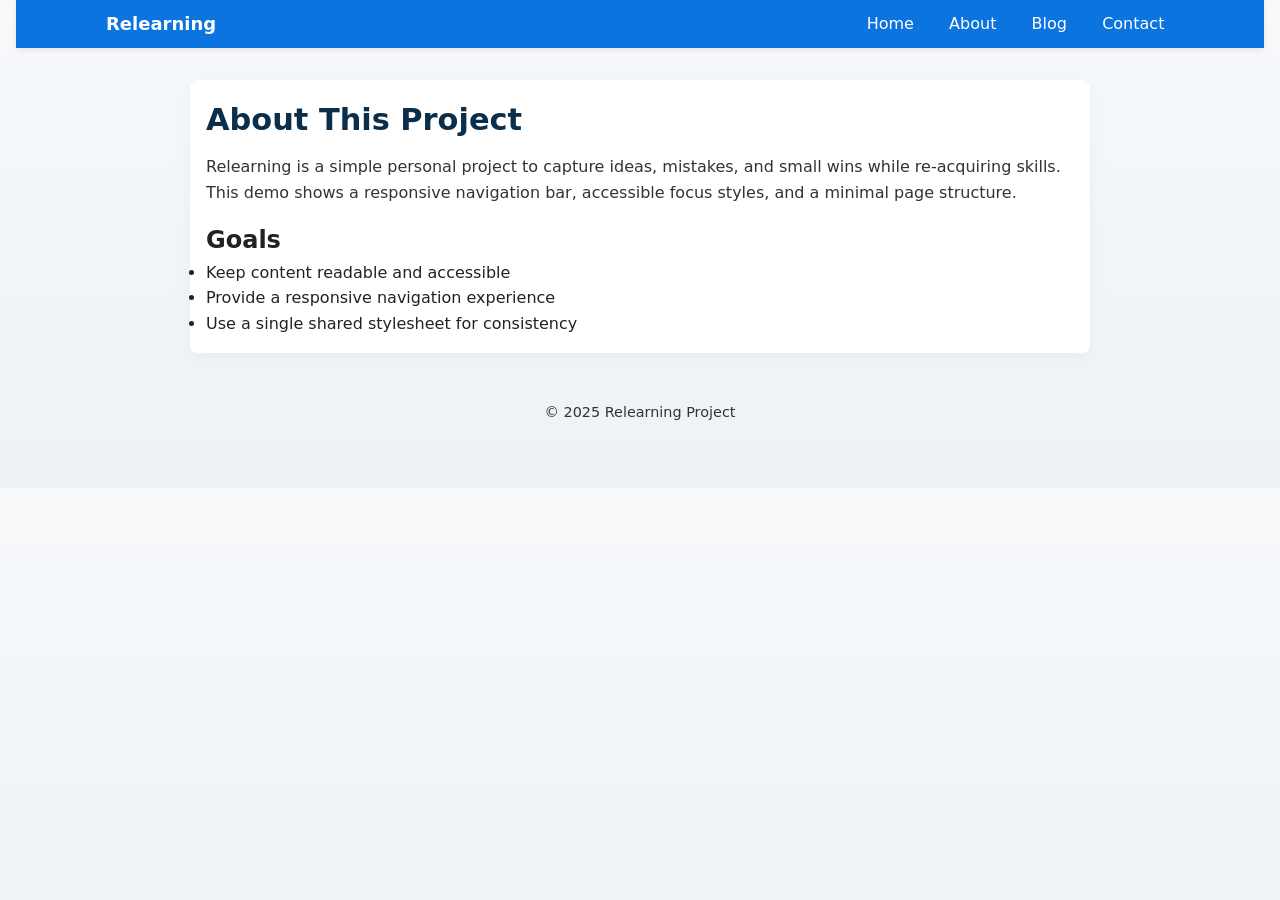
<file: about.html>
<!DOCTYPE html>
<html lang="en">
<head>
  <meta charset="utf-8">
  <meta name="viewport" content="width=device-width, initial-scale=1">
  <title>About — Relearning</title>
  <link rel="stylesheet" href="mine.css">
</head>
<body>
  <header class="site-header">
    <nav class="navbar">
      <a class="brand" href="index.html">Relearning</a>
      <button class="nav-toggle" aria-label="Toggle navigation">
        <span class="hamburger"></span>
      </button>
      <ul class="nav-list">
        <li><a href="index.html">Home</a></li>
        <li><a href="about.html">About</a></li>
        <li><a href="blog.html">Blog</a></li>
        <li><a href="contact.html">Contact</a></li>
      </ul>
    </nav>
  </header>

  <main class="content">
    <h1>About This Project</h1>
    <p>Relearning is a simple personal project to capture ideas, mistakes, and small wins while re-acquiring skills. This demo shows a responsive navigation bar, accessible focus styles, and a minimal page structure.</p>
    <h2>Goals</h2>
    <ul>
      <li>Keep content readable and accessible</li>
      <li>Provide a responsive navigation experience</li>
      <li>Use a single shared stylesheet for consistency</li>
    </ul>
  </main>
  
  <footer class="site-footer">
    <p>&copy; 2025 Relearning Project</p>
  </footer>
     
  <script>
    (function(){
      const btn = document.querySelector('.nav-toggle');
      const navList = document.querySelector('.nav-list');
      if (!btn || !navList) return;
      btn.addEventListener('click', () => navList.classList.toggle('open'));
    })();
  </script>
</body>
</html>
</file>
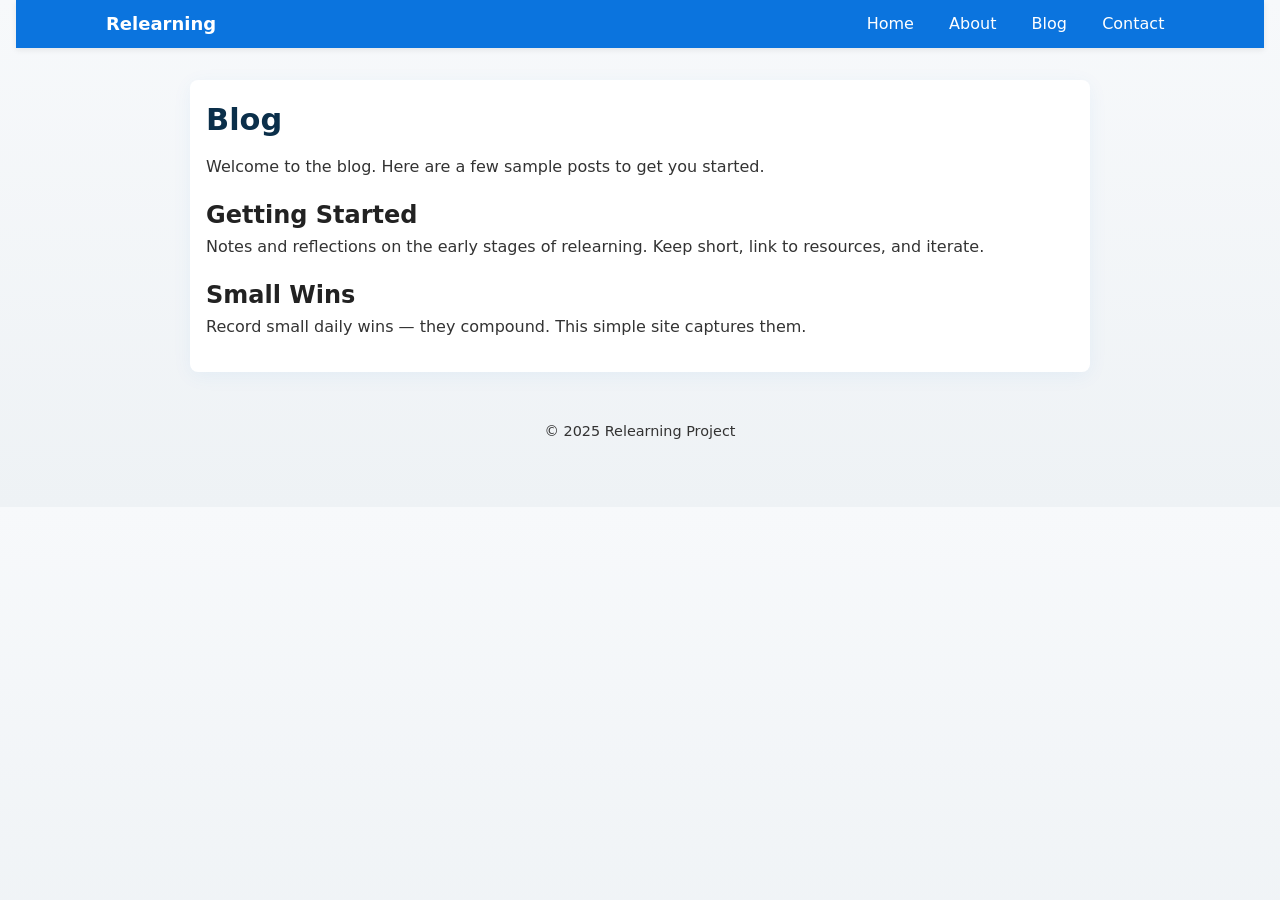
<file: blog.html>
<!DOCTYPE html>
<html lang="en">
<head>
  <meta charset="utf-8">
  <meta name="viewport" content="width=device-width, initial-scale=1">
  <title>Blog — Relearning</title>
  <link rel="stylesheet" href="mine.css">
</head>
<body>
  <header class="site-header">
    <nav class="navbar">
      <a class="brand" href="index.html">Relearning</a>
      <button class="nav-toggle" aria-label="Toggle navigation">
        <span class="hamburger"></span>
      </button>
      <ul class="nav-list">
        <li><a href="index.html">Home</a></li>
        <li><a href="about.html">About</a></li>
        <li><a href="blog.html">Blog</a></li>
        <li><a href="contact.html">Contact</a></li>
      </ul>
    </nav>
  </header>

  <main class="content">
    <h1>Blog</h1>
    <p>Welcome to the blog. Here are a few sample posts to get you started.</p>
    <article>
      <h2>Getting Started</h2>
      <p>Notes and reflections on the early stages of relearning. Keep short, link to resources, and iterate.</p>
    </article>
    <article>
      <h2>Small Wins</h2>
      <p>Record small daily wins — they compound. This simple site captures them.</p>
    </article>
  </main>

  <footer class="site-footer">
    <p>&copy; 2025 Relearning Project</p>
  </footer>

  <script>
    (function(){
      const btn = document.querySelector('.nav-toggle');
      const navList = document.querySelector('.nav-list');
      if (!btn || !navList) return;
      btn.addEventListener('click', () => navList.classList.toggle('open'));
    })();
  </script>
</body>
</html>
</file>
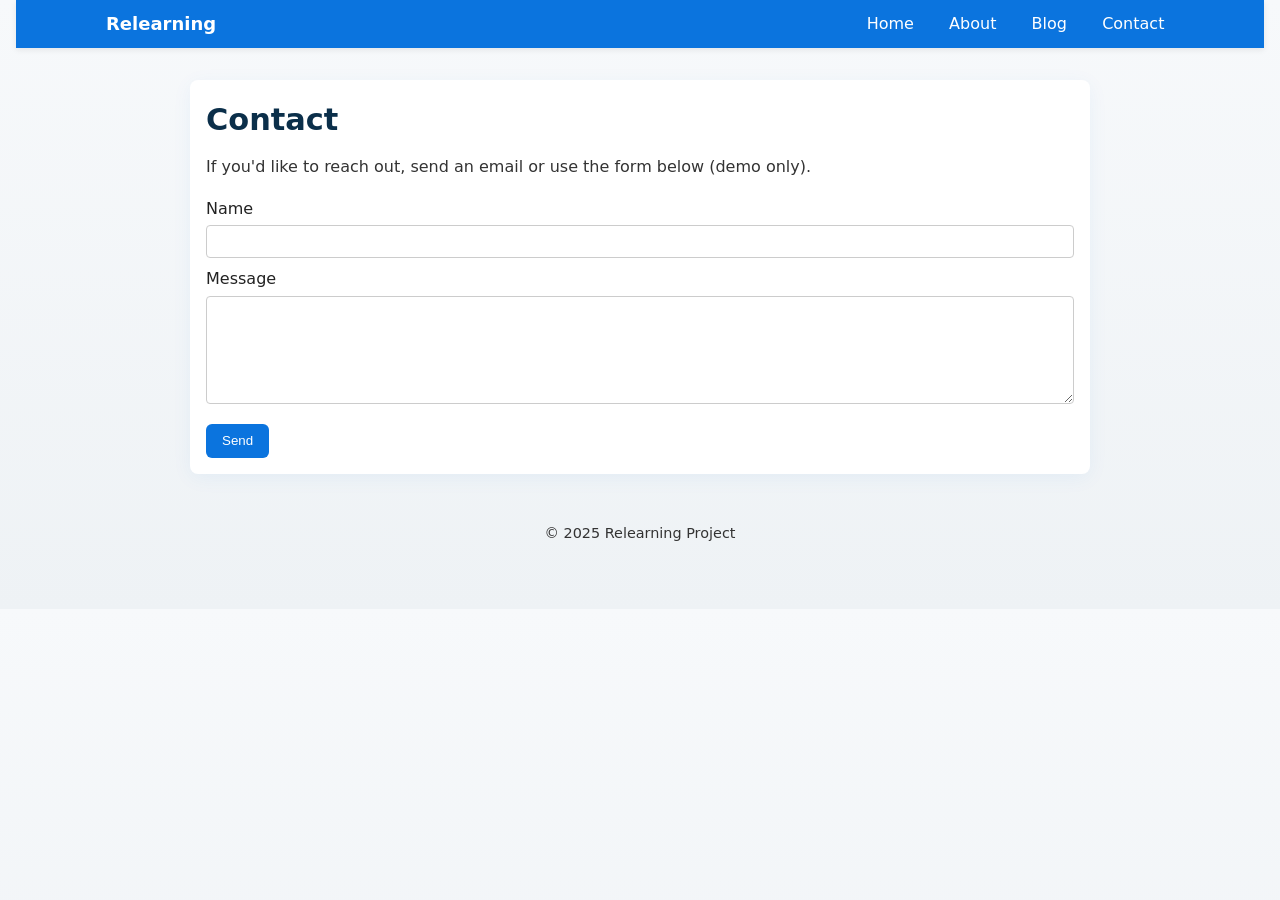
<file: contact.html>
<!DOCTYPE html>
<html lang="en">
<head>
  <meta charset="utf-8">
  <meta name="viewport" content="width=device-width, initial-scale=1">
  <title>Contact — Relearning</title>
  <link rel="stylesheet" href="mine.css">
</head>
<body>
  <header class="site-header">
    <nav class="navbar">
      <a class="brand" href="index.html">Relearning</a>
      <button class="nav-toggle" aria-label="Toggle navigation">
        <span class="hamburger"></span>
      </button>
      <ul class="nav-list">
        <li><a href="index.html">Home</a></li>
        <li><a href="about.html">About</a></li>
        <li><a href="blog.html">Blog</a></li>
        <li><a href="contact.html">Contact</a></li>
      </ul>
    </nav>
  </header>

  <main class="content">
    <h1>Contact</h1>
    <p>If you'd like to reach out, send an email or use the form below (demo only).</p>
    <form action="mailto:ekpommenyene102@gmail.com" method="post" enctype="text/plain">
      <label>
        Name<br>
        <input type="text" name="name" required style="width:100%;padding:.5rem;margin-top:.25rem;border:1px solid #ccc;border-radius:4px;">
      </label>
      <div style="height:.5rem"></div>
      <label>
        Message<br>
        <textarea name="message" rows="6" required style="width:100%;padding:.5rem;margin-top:.25rem;border:1px solid #ccc;border-radius:4px;"></textarea>
      </label>
      <div style="height:.75rem"></div>
      <button type="submit" style="background:#0b74de;color:#fff;border:0;padding:.6rem 1rem;border-radius:6px;cursor:pointer;">Send</button>
    </form>
  </main>

  <footer class="site-footer">
    <p>&copy; 2025 Relearning Project</p>
  </footer>

  <script>
    (function(){
      const btn = document.querySelector('.nav-toggle');
      const navList = document.querySelector('.nav-list');
      if (!btn || !navList) return;
      btn.addEventListener('click', () => navList.classList.toggle('open'));
    })();
  </script>
</body>
</html>
</file>
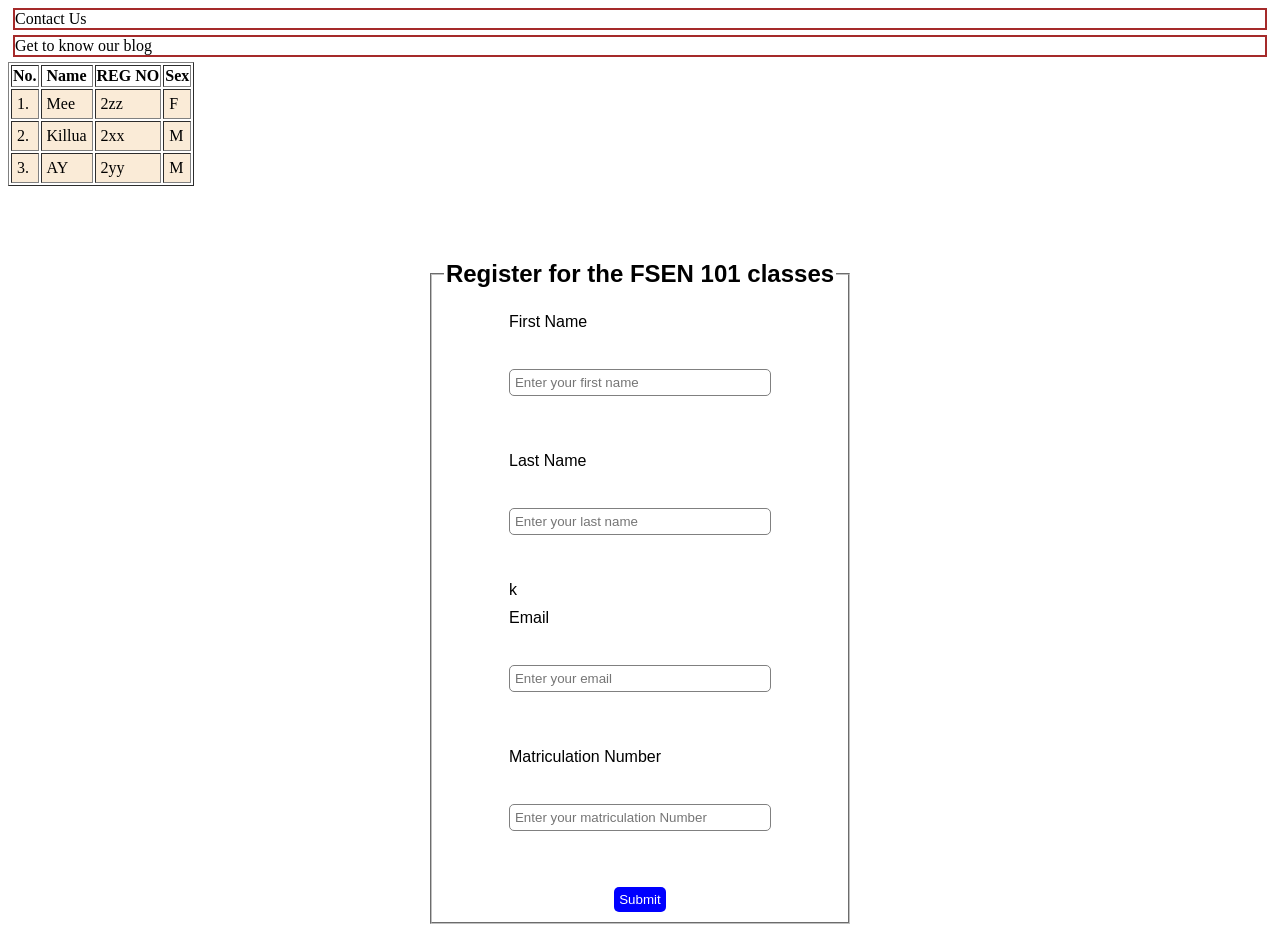
<file: mine 2.html>
<!DOCTYPE html>
<html lang="en">
<head>
    <meta charset="UTF-8">
    <meta name="viewport" content="width=device-width, initial-scale=1.0">
    <title>form.com</title>
    <style>
        a{
            display: block;
            text-decoration: none;
            color: black;
            border: 2px solid brown ;
            margin: 5px;
        }
        table td{
            padding: 5px;
            background-color: antiquewhite;
        }
        fieldset, legend, form, input, button{
            width: fit-content;
            margin: auto;
            font-family: Arial, Helvetica, sans-serif;
        }
        button{
            background-color: blue;
            color: white;
            padding: 5px;
            border-radius: 5px;
            border: none;
            cursor: pointer;
        }
        input{
            padding: 5px;
            border-radius: 5px;
            border: 1px solid gray;
            width: 250px;
            
        }
        form{
            display: flex;
            flex-direction: column;
            gap: 10px;
            
        }
    </style>
</head>
<body>
    <a href="C:\Users\Dell\Desktop\HTML CODES\contact.html">Contact Us</a>
    <a href="C:\Users\Dell\Desktop\HTML CODES\blog.html">Get to know our blog</a>
    <table border="1 ">
        <th>No.</th>
        <th>Name</th>
        <th>REG NO</th>
        <th>Sex</th>
        <tr><td>1.</td> <td>Mee</td> <td>2zz </td> <td>F</td></tr>
        <tr> <td>2.</td> <td>Killua</td> <td>2xx</td> <td>M</td></tr>
        <tr><td>3.</td> <td>AY</td> <td>2yy</td> <td>   M</td></tr>
    </table> <br><br><br>

    <fieldset>
        <legend><h2> Register for the FSEN 101 classes</h2></legend>
            <form action="get">
                <label >First Name</label> <br>
                <input type="text" name="firstname" placeholder="Enter your first name" required> <br><br>
                <label >Last Name</label> <br>
                <input type="text" name="lastname" placeholder="Enter your last name" required> <br><br>
 k               <label>Email</label><br>
                <input type="email" name="email" placeholder="Enter your email" required> <br><br>
                <label>Matriculation Number</label><br>
                <input type="text" name="Matric.no" placeholder="Enter your matriculation Number" required><br><br>
                <button type="submit" onclick="alert('your form has been submitted sucesfully')">Submit</button>
            </form>
        </fieldset>
        <script> 

        let object={message:"hello world", name:"ay", age: 20};
          for (const key in object) {
            if (!Object.hasOwn(object, key)) continue;
            
            console.log(object[key]);
          }
        </script>
</body>
</html>
</file>
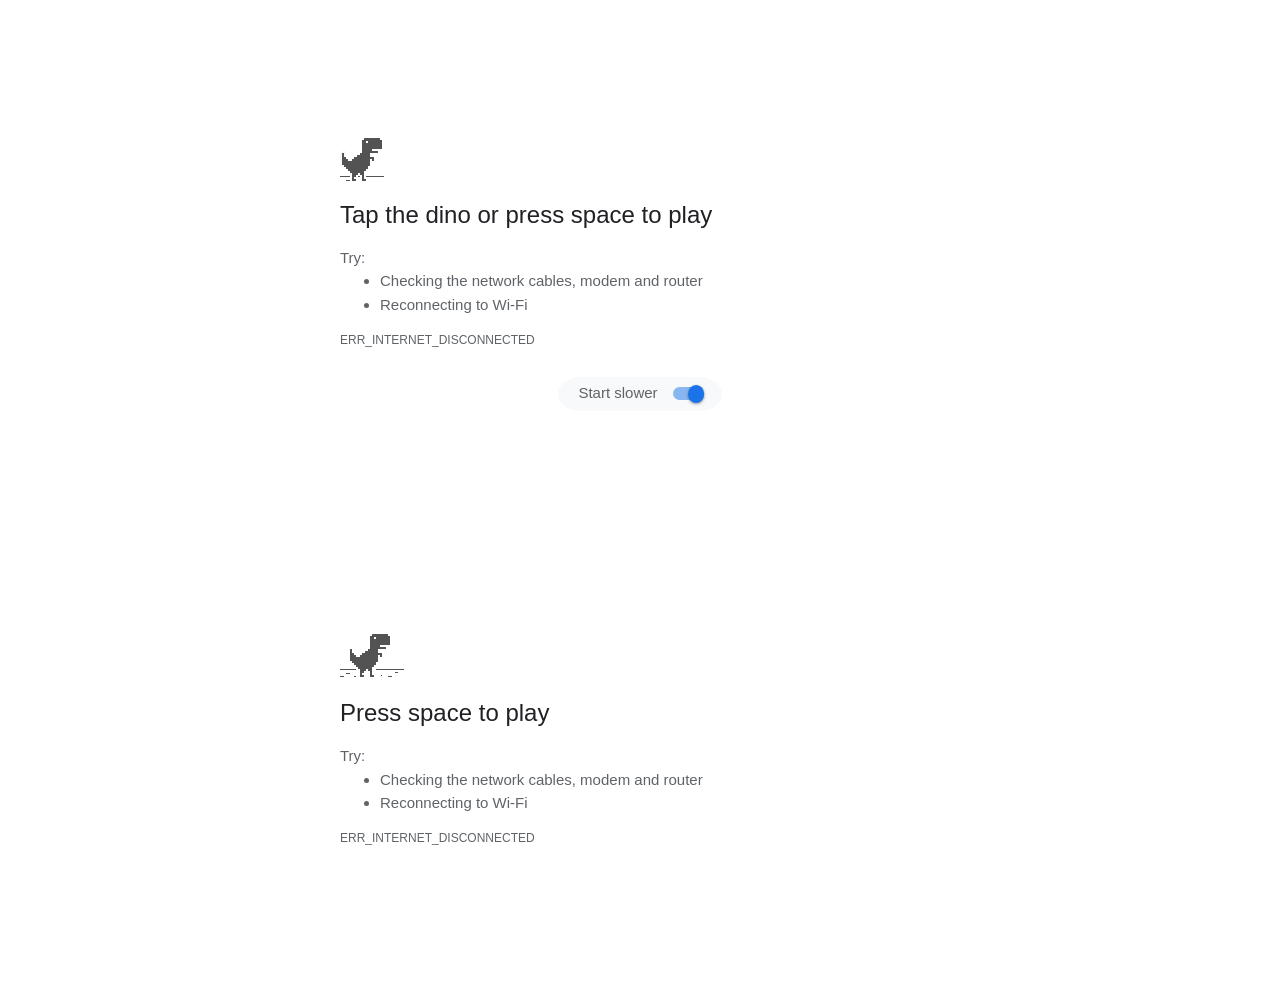
<file: mine2_backup.html>
<html dir="ltr" lang="en" class="offline"><head>
  <meta charset="utf-8">
  <meta name="color-scheme" content="light dark">
  <meta name="theme-color" content="#fff">
  <meta name="viewport" content="width=device-width, initial-scale=1.0,
                                 maximum-scale=1.0, user-scalable=no">
  <title>www.google.com</title>
  <style>/* Copyright 2017 The Chromium Authors
 * Use of this source code is governed by a BSD-style license that can be
 * found in the LICENSE file. */

a {
  color: var(--link-color);
}

body {
  --background-color: #fff;
  --error-code-color: var(--google-gray-700);
  --google-blue-50: rgb(232, 240, 254);
  --google-blue-100: rgb(210, 227, 252);
  --google-blue-300: rgb(239, 248, 138);
  --google-blue-600: rgb(26, 115, 232);
  --google-blue-700: rgb(25, 103, 210);
  --google-gray-100: rgb(241, 243, 244);
  --google-gray-300: rgb(218, 220, 224);
  --google-gray-500: rgb(154, 160, 166);
  --google-gray-50: rgb(248, 249, 250);
  --google-gray-600: rgb(128, 134, 139);
  --google-gray-700: rgb(95, 99, 104);
  --google-gray-800: rgb(60, 64, 67);
  --google-gray-900: rgb(32, 33, 36);
  --heading-color: var(--google-gray-900);
  --link-color: rgb(88, 88, 88);
  --primary-button-fill-color-active: var(--google-blue-700);
  --primary-button-fill-color: var(--google-blue-600);
  --primary-button-text-color: #fff;
  --quiet-background-color: rgb(247, 247, 247);
  --secondary-button-border-color: var(--google-gray-500);
  --secondary-button-fill-color: #fff;
  --secondary-button-hover-border-color: var(--google-gray-600);
  --secondary-button-hover-fill-color: var(--google-gray-50);
  --secondary-button-text-color: var(--google-gray-700);
  --small-link-color: var(--google-gray-700);
  --text-color: var(--google-gray-700);
  background: var(--background-color);
  color: var(--text-color);
  word-wrap: break-word;
}

.nav-wrapper .secondary-button {
  background: var(--secondary-button-fill-color);
  border: 1px solid var(--secondary-button-border-color);
  color: var(--secondary-button-text-color);
  float: none;
  margin: 0;
  padding: 8px 16px;
}

.hidden {
  display: none;
}

html {
  -webkit-text-size-adjust: 100%;
  font-size: 125%;
}

.icon {
  background-repeat: no-repeat;
  background-size: 100%;
}

@media (prefers-color-scheme: dark) {
  body {
    --background-color: var(--google-gray-900);
    --error-code-color: var(--google-gray-500);
    --heading-color: var(--google-gray-500);
    --link-color: var(--google-blue-300);
    --primary-button-fill-color-active: rgb(129, 162, 208);
    --primary-button-fill-color: var(--google-blue-300);
    --primary-button-text-color: var(--google-gray-900);
    --quiet-background-color: var(--background-color);
    --secondary-button-border-color: var(--google-gray-700);
    --secondary-button-fill-color: var(--google-gray-900);
    --secondary-button-hover-fill-color: rgb(48, 51, 57);
    --secondary-button-text-color: var(--google-blue-300);
    --small-link-color: var(--google-blue-300);
    --text-color: var(--google-gray-500);
  }
}
</style>
  <style>/* Copyright 2014 The Chromium Authors
   Use of this source code is governed by a BSD-style license that can be
   found in the LICENSE file. */

button {
  border: 0;
  border-radius: 20px;
  box-sizing: border-box;
  color: var(--primary-button-text-color);
  cursor: pointer;
  float: right;
  font-size: .875em;
  margin: 0;
  padding: 8px 16px;
  transition: box-shadow 150ms cubic-bezier(0.4, 0, 0.2, 1);
  user-select: none;
}

[dir='rtl'] button {
  float: left;
}

.bad-clock button,
.captive-portal button,
.https-only button,
.insecure-form button,
.lookalike-url button,
.main-frame-blocked button,
.neterror button,
.pdf button,
.ssl button,
.enterprise-block button,
.enterprise-warn button,
.managed-profile-required button,
.safe-browsing-billing button,
.supervised-user-verify button,
.supervised-user-verify-subframe button {
  background: var(--primary-button-fill-color);
}

button:active {
  background: var(--primary-button-fill-color-active);
  outline: 0;
}

#debugging {
  display: inline;
  overflow: auto;
}

.debugging-content {
  line-height: 1em;
  margin-bottom: 0;
  margin-top: 1em;
}

.debugging-content-fixed-width {
  display: block;
  font-family: monospace;
  font-size: 1.2em;
  margin-top: 0.5em;
}

.debugging-title {
  font-weight: bold;
}

#details {
  margin: 0 0 50px;
}

#details p:not(:first-of-type) {
  margin-top: 20px;
}

.secondary-button:active {
  border-color: white;
  box-shadow: 0 1px 2px 0 rgba(60, 64, 67, .3),
      0 2px 6px 2px rgba(60, 64, 67, .15);
}

.secondary-button:hover {
  background: var(--secondary-button-hover-fill-color);
  border-color: var(--secondary-button-hover-border-color);
  text-decoration: none;
}

.error-code {
  color: var(--error-code-color);
  font-size: .8em;
  margin-top: 12px;
  text-transform: uppercase;
}

#error-debugging-info {
  font-size: 0.8em;
}

h1 {
  color: var(--heading-color);
  font-size: 1.6em;
  font-weight: normal;
  line-height: 1.25em;
  margin-bottom: 16px;
}

h2 {
  font-size: 1.2em;
  font-weight: normal;
}

.icon {
  height: 72px;
  margin: 0 0 40px;
  width: 72px;
}

input[type=checkbox] {
  opacity: 0;
}

input[type=checkbox]:focus ~ .checkbox::after {
  outline: -webkit-focus-ring-color auto 5px;
}

.interstitial-wrapper {
  box-sizing: border-box;
  font-size: 1em;
  line-height: 1.6em;
  margin: 14vh auto 0;
  max-width: 600px;
  width: 100%;
}

#main-message > p {
  display: inline;
}

#extended-reporting-opt-in {
  font-size: .875em;
  margin-top: 32px;
}

#extended-reporting-opt-in label {
  display: grid;
  grid-template-columns: 1.8em 1fr;
  position: relative;
}

#enhanced-protection-message {
  border-radius: 20px;
  font-size: 1em;
  margin-top: 32px;
  padding: 10px 5px;
}

#enhanced-protection-message a {
  color: var(--google-red-10);
}

#enhanced-protection-message label {
  display: grid;
  grid-template-columns: 2.5em 1fr;
  position: relative;
}

#enhanced-protection-message div {
  margin: 0.5em;
}

#enhanced-protection-message .icon {
  height: 1.5em;
  vertical-align: middle;
  width: 1.5em;
}

.nav-wrapper {
  margin-top: 51px;
}

.nav-wrapper::after {
  clear: both;
  content: '';
  display: table;
  width: 100%;
}

.small-link {
  color: var(--small-link-color);
  font-size: .875em;
}

.checkboxes {
  flex: 0 0 24px;
}

.checkbox {
  --padding: .9em;
  background: transparent;
  display: block;
  height: 1em;
  left: -1em;
  padding-inline-start: var(--padding);
  position: absolute;
  right: 0;
  top: -.5em;
  width: 1em;
}

.checkbox::after {
  border: 1px solid white;
  border-radius: 2px;
  content: '';
  height: 1em;
  left: var(--padding);
  position: absolute;
  top: var(--padding);
  width: 1em;
}

.checkbox::before {
  background: transparent;
  border: 2px solid white;
  border-inline-end-width: 0;
  border-top-width: 0;
  content: '';
  height: .2em;
  left: calc(.3em + var(--padding));
  opacity: 0;
  position: absolute;
  top: calc(.3em + var(--padding));
  transform: rotate(-45deg);
  width: .5em;
}

input[type=checkbox]:checked ~ .checkbox::before {
  opacity: 1;
}

@media (max-width: 700px) {
  .interstitial-wrapper {
    padding: 0 10%;
  }

  #error-debugging-info {
    overflow: auto;
  }
}

@media (max-width: 420px) {
  button,
  [dir='rtl'] button,
  .small-link {
    float: none;
    font-size: .825em;
    font-weight: 500;
    margin: 0;
    width: 100%;
  }

  button {
    padding: 16px 24px;
  }

  #details {
    margin: 20px 0 20px 0;
  }

  #details p:not(:first-of-type) {
    margin-top: 10px;
  }

  .secondary-button:not(.hidden) {
    display: block;
    margin-top: 20px;
    text-align: center;
    width: 100%;
  }

  .interstitial-wrapper {
    padding: 0 5%;
  }

  #extended-reporting-opt-in {
    margin-top: 24px;
  }

  #enhanced-protection-message {
    margin-top: 24px;
  }

  .nav-wrapper {
    margin-top: 30px;
  }
}

/**
 * Mobile specific styling.
 * Navigation buttons are anchored to the bottom of the screen.
 * Details message replaces the top content in its own scrollable area.
 */

@media (max-width: 420px) {
  .nav-wrapper .secondary-button {
    border: 0;
    margin: 16px 0 0;
    margin-inline-end: 0;
    padding-bottom: 16px;
    padding-top: 16px;
  }
}

/* Fixed nav. */
@media (min-width: 240px) and (max-width: 420px) and
       (min-height: 401px),
       (min-width: 421px) and (min-height: 240px) and
       (max-height: 560px) {
  body .nav-wrapper {
    background: var(--background-color);
    bottom: 0;
    box-shadow: 0 -12px 24px var(--background-color);
    left: 0;
    margin: 0 auto;
    max-width: 736px;
    padding-inline-end: 24px;
    padding-inline-start: 24px;
    position: fixed;
    right: 0;
    width: 100%;
    z-index: 2;
  }

  .interstitial-wrapper {
    max-width: 736px;
  }

  #details,
  #main-content {
    padding-bottom: 40px;
  }

  #details {
    padding-top: 5.5vh;
  }

  button.small-link {
    color: var(--google-blue-600);
  }
}

@media (max-width: 420px) and (orientation: portrait),
       (max-height: 560px) {
  body {
    margin: 0 auto;
  }

  button,
  [dir='rtl'] button,
  button.small-link,
  .nav-wrapper .secondary-button {
    font-family: Roboto-Regular,Helvetica;
    font-size: .933em;
    margin: 6px 0;
    transform: translatez(0);
  }

  .nav-wrapper {
    box-sizing: border-box;
    padding-bottom: 8px;
    width: 100%;
  }

  #details {
    box-sizing: border-box;
    height: auto;
    margin: 0;
    opacity: 1;
    transition: opacity 250ms cubic-bezier(0.4, 0, 0.2, 1);
  }

  #details.hidden,
  #main-content.hidden {
    height: 0;
    opacity: 0;
    overflow: hidden;
    padding-bottom: 0;
    transition: none;
  }

  h1 {
    font-size: 1.5em;
    margin-bottom: 8px;
  }

  .icon {
    margin-bottom: 5.69vh;
  }

  .interstitial-wrapper {
    box-sizing: border-box;
    margin: 7vh auto 12px;
    padding: 0 24px;
    position: relative;
  }

  .interstitial-wrapper p {
    font-size: .95em;
    line-height: 1.61em;
    margin-top: 8px;
  }

  #main-content {
    margin: 0;
    transition: opacity 100ms cubic-bezier(0.4, 0, 0.2, 1);
  }

  .small-link {
    border: 0;
  }

  .suggested-left > #control-buttons,
  .suggested-right > #control-buttons {
    float: none;
    margin: 0;
  }
}

@media (min-width: 421px) and (min-height: 500px) and (max-height: 560px) {
  .interstitial-wrapper {
    margin-top: 10vh;
  }
}

@media (min-height: 400px) and (orientation: portrait) {
  .interstitial-wrapper {
    margin-bottom: 145px;
  }
}

@media (min-height: 299px) {
  .nav-wrapper {
    padding-bottom: 16px;
  }
}

@media (max-height: 560px) and (min-height: 240px) and (orientation: landscape) {
  .extended-reporting-has-checkbox #details {
    padding-bottom: 80px;
  }
}

@media (min-height: 500px) and (max-height: 650px) and (max-width: 414px) and
       (orientation: portrait) {
  .interstitial-wrapper {
    margin-top: 7vh;
  }
}

@media (min-height: 650px) and (max-width: 414px) and (orientation: portrait) {
  .interstitial-wrapper {
    margin-top: 10vh;
  }
}

/* Small mobile screens. No fixed nav. */
@media (max-height: 400px) and (orientation: portrait),
       (max-height: 239px) and (orientation: landscape),
       (max-width: 419px) and (max-height: 399px) {
  .interstitial-wrapper {
    display: flex;
    flex-direction: column;
    margin-bottom: 0;
  }

  #details {
    flex: 1 1 auto;
    order: 0;
  }

  #main-content {
    flex: 1 1 auto;
    order: 0;
  }

  .nav-wrapper {
    flex: 0 1 auto;
    margin-top: 8px;
    order: 1;
    padding-inline-end: 0;
    padding-inline-start: 0;
    position: relative;
    width: 100%;
  }

  button,
  .nav-wrapper .secondary-button {
    padding: 16px 24px;
  }

  button.small-link {
    color: var(--google-blue-600);
  }
}

@media (max-width: 239px) and (orientation: portrait) {
  .nav-wrapper {
    padding-inline-end: 0;
    padding-inline-start: 0;
  }
}
</style>
  <style>/* Copyright 2013 The Chromium Authors
 * Use of this source code is governed by a BSD-style license that can be
 * found in the LICENSE file. */

/* Don't use the main frame div when the error is in a subframe. */
html[subframe] #main-frame-error {
  display: none;
}

/* Don't use the subframe error div when the error is in a main frame. */
html:not([subframe]) #sub-frame-error {
  display: none;
}

h1 {
  margin-top: 0;
  word-wrap: break-word;
}

h1 span {
  font-weight: 500;
}

a {
  text-decoration: none;
}

.icon {
  -webkit-user-select: none;
  display: inline-block;
}

.icon-generic {
  /* Can't access chrome://theme/IDR_ERROR_NETWORK_GENERIC from an untrusted
   * renderer process, so embed the resource manually. */
  content: image-set(
      url([data-uri]) 1x,
      url([data-uri]) 2x);
}

.icon-info {
  content: image-set(
      url([data-uri]) 1x,
      url([data-uri]) 2x);
}

.icon-offline {
  content: image-set(
      url([data-uri]) 1x,
      url([data-uri]) 2x);
  position: relative;
}

.icon-disabled {
  content: image-set(
      url([data-uri]) 1x,
      url([data-uri]) 2x);
  width: 112px;
}

.hidden {
  display: none;
}

#suggestions-list a {
  color: var(--google-blue-600);
}

#suggestions-list p {
  margin-block-end: 0;
}

#suggestions-list ul {
  margin-top: 0;
}

.single-suggestion {
  list-style-type: none;
  padding-inline-start: 0;
}

.link-button {
  color: rgb(66, 133, 244);
  display: inline-block;
  font-weight: bold;
  text-transform: uppercase;
}

#sub-frame-error-details {

  color: #8F8F8F;

  /* Not done on mobile for performance reasons. */
  text-shadow: 0 1px 0 rgba(255,255,255,0.3);

}

.secondary-button {
  background: #d9d9d9;
  color: #696969;
  margin-inline-end: 16px;
}

.snackbar {
  background: #323232;
  border-radius: 2px;
  bottom: 24px;
  box-sizing: border-box;
  color: #fff;
  font-size: .87em;
  left: 24px;
  max-width: 568px;
  min-width: 288px;
  opacity: 0;
  padding: 16px 24px 12px;
  position: fixed;
  transform: translateY(90px);
  will-change: opacity, transform;
  z-index: 999;
}

.snackbar-show {
  -webkit-animation:
    show-snackbar 250ms cubic-bezier(0, 0, 0.2, 1) forwards,
    hide-snackbar 250ms cubic-bezier(0.4, 0, 1, 1) forwards 5s;
}

@-webkit-keyframes show-snackbar {
  100% {
    opacity: 1;
    transform: translateY(0);
  }
}

@-webkit-keyframes hide-snackbar {
  0% {
    opacity: 1;
    transform: translateY(0);
  }
  100% {
    opacity: 0;
    transform: translateY(90px);
  }
}

.suggestions {
  margin-top: 18px;
}

.suggestion-header {
  font-weight: bold;
  margin-bottom: 4px;
}

.suggestion-body {
  color: #777;
}

/* Decrease padding at low sizes. */
@media (max-width: 640px), (max-height: 640px) {
  h1 {
    margin: 0 0 15px;
  }
  .suggestions {
    margin-top: 10px;
  }
  .suggestion-header {
    margin-bottom: 0;
  }
}

#cancel-save-page-button {
  background-image: url([data-uri]);
  background-position: right 27px center;
  background-repeat: no-repeat;
  border: 1px solid var(--google-gray-300);
  border-radius: 5px;
  color: var(--google-gray-700);
  margin-bottom: 26px;
  padding-bottom: 16px;
  padding-inline-end: 88px;
  padding-inline-start: 16px;
  padding-top: 16px;
  text-align: start;
}

html[dir='rtl'] #cancel-save-page-button {
  background-position: left 27px center;
}

#save-page-for-later-button {
  display: flex;
  justify-content: start;
}

#save-page-for-later-button a::before {
  content: url([data-uri]);
  display: inline-block;
  margin-inline-end: 4px;
  vertical-align: -webkit-baseline-middle;
}

.hidden#save-page-for-later-button {
  display: none;
}

/* Don't allow overflow when in a subframe. */
html[subframe] body {
  overflow: hidden;
}

#sub-frame-error {
  -webkit-align-items: center;
  -webkit-flex-flow: column;
  -webkit-justify-content: center;
  background-color: #DDD;
  display: -webkit-flex;
  height: 100%;
  left: 0;
  position: absolute;
  text-align: center;
  top: 0;
  transition: background-color 200ms ease-in-out;
  width: 100%;
}

#sub-frame-error:hover {
  background-color: #EEE;
}

#sub-frame-error .icon-generic {
  margin: 0 0 16px;
}

#sub-frame-error-details {
  margin: 0 10px;
  text-align: center;
  opacity: 0;
}

/* Show details only when hovering. */
#sub-frame-error:hover #sub-frame-error-details {
  opacity: 1;
}

/* If the iframe is too small, always hide the error code. */
/* TODO(mmenke): See if overflow: no-display works better, once supported. */
@media (max-width: 200px), (max-height: 95px) {
  #sub-frame-error-details {
    display: none;
  }
}

/* Adjust icon for small embedded frames in apps. */
@media (max-height: 100px) {
  #sub-frame-error .icon-generic {
    height: auto;
    margin: 0;
    padding-top: 0;
    width: 25px;
  }
}

/* details-button is special; it's a <button> element that looks like a link. */
#details-button {
  box-shadow: none;
  min-width: 0;
}

/* Styles for platform dependent separation of controls and details button. */
.suggested-left > #control-buttons,
.suggested-right > #details-button {
  float: left;
}

.suggested-right > #control-buttons,
.suggested-left > #details-button {
  float: right;
}

.suggested-left .secondary-button {
  margin-inline-end: 0;
  margin-inline-start: 16px;
}

#details-button.singular {
  float: none;
}

/* download-button shows both icon and text. */
#download-button {
  padding-bottom: 4px;
  padding-top: 4px;
  position: relative;
}

#download-button::before {
  background: image-set(
      url([data-uri]) 1x,
      url([data-uri]) 2x)
    no-repeat;
  content: '';
  display: inline-block;
  height: 24px;
  margin-inline-end: 4px;
  margin-inline-start: -4px;
  vertical-align: middle;
  width: 24px;
}

#download-button:disabled {
  background: rgb(180, 206, 249);
  color: rgb(255, 255, 255);
}

#buttons::after {
  clear: both;
  content: '';
  display: block;
  width: 100%;
}

/* Offline page */
html[dir='rtl'] .runner-container,
html[dir='rtl'].offline .icon-offline {
  transform: scaleX(-1);
}

.offline {
  transition: filter 1.5s cubic-bezier(0.65, 0.05, 0.36, 1),
              background-color 1.5s cubic-bezier(0.65, 0.05, 0.36, 1);

  will-change: filter, background-color;

}

.offline body {
  transition: background-color 1.5s cubic-bezier(0.65, 0.05, 0.36, 1);
}

.offline #main-message > p {
  display: none;
}

.offline.inverted {
  background-color: #fff;
  filter: invert(1);
}

.offline.inverted body {
  background-color: #fff;
}

.offline .interstitial-wrapper {
  color: var(--text-color);
  font-size: 1em;
  line-height: 1.55;
  margin: 0 auto;
  max-width: 600px;
  padding-top: 100px;
  position: relative;
  width: 100%;
}

.offline .runner-container {
  direction: ltr;
  height: 150px;
  max-width: 600px;
  overflow: hidden;
  position: absolute;
  top: 35px;
  width: 44px;
}

.offline .runner-container:focus {
  outline: none;
}

.offline .runner-container:focus-visible {
  outline: 3px solid var(--google-blue-300);
}

.offline .runner-canvas {
  height: 150px;
  max-width: 600px;
  opacity: 1;
  overflow: hidden;
  position: absolute;
  top: 0;
  z-index: 10;
}

.offline .controller {
  height: 100vh;
  left: 0;
  position: absolute;
  top: 0;
  width: 100vw;
  z-index: 9;
}

#offline-resources {
  display: none;
}

#offline-instruction {
  image-rendering: pixelated;
  left: 0;
  margin: auto;
  position: absolute;
  right: 0;
  top: 60px;
  width: fit-content;
}

.offline-runner-live-region {
  bottom: 0;
  clip-path: polygon(0 0, 0 0, 0 0);
  color: var(--background-color);
  display: block;
  font-size: xx-small;
  overflow: hidden;
  position: absolute;
  text-align: center;
  transition: color 1.5s cubic-bezier(0.65, 0.05, 0.36, 1);
  user-select: none;
}

/* Custom toggle */
.slow-speed-option {
  align-items: center;
  background: var(--google-gray-50);
  border-radius: 24px/50%;
  bottom: 0;
  color: var(--error-code-color);
  display: inline-flex;
  font-size: 1em;
  left: 0;
  line-height: 1.1em;
  margin: 5px auto;
  padding: 2px 12px 3px 20px;
  position: absolute;
  right: 0;
  width: max-content;
  z-index: 999;
}

.slow-speed-option.hidden {
  display: none;
}

.slow-speed-option [type=checkbox] {
  opacity: 0;
  pointer-events: none;
  position: absolute;
}

.slow-speed-option .slow-speed-toggle {
  cursor: pointer;
  margin-inline-start: 8px;
  padding: 8px 4px;
  position: relative;
}

.slow-speed-option [type=checkbox]:disabled ~ .slow-speed-toggle {
  cursor: default;
}

.slow-speed-option-label [type=checkbox] {
  opacity: 0;
  pointer-events: none;
  position: absolute;
}

.slow-speed-option .slow-speed-toggle::before,
.slow-speed-option .slow-speed-toggle::after {
  content: '';
  display: block;
  margin: 0 3px;
  transition: all 100ms cubic-bezier(0.4, 0, 1, 1);
}

.slow-speed-option .slow-speed-toggle::before {
  background: rgb(189,193,198);
  border-radius: 0.65em;
  height: 0.9em;
  width: 2em;
}

.slow-speed-option .slow-speed-toggle::after {
  background: #fff;
  border-radius: 50%;
  box-shadow: 0 1px 3px 0 rgb(0 0 0 / 40%);
  height: 1.2em;
  position: absolute;
  top: 51%;
  transform: translate(-20%, -50%);
  width: 1.1em;
}

.slow-speed-option [type=checkbox]:focus + .slow-speed-toggle {
  box-shadow: 0 0 8px rgb(94, 158, 214);
  outline: 1px solid rgb(93, 157, 213);
}

.slow-speed-option [type=checkbox]:checked + .slow-speed-toggle::before {
  background: var(--google-blue-600);
  opacity: 0.5;
}

.slow-speed-option [type=checkbox]:checked + .slow-speed-toggle::after {
  background: var(--google-blue-600);
  transform: translate(calc(2em - 90%), -50%);
}

.slow-speed-option [type=checkbox]:checked:disabled +
  .slow-speed-toggle::before {
  background: rgb(189,193,198);
}

.slow-speed-option [type=checkbox]:checked:disabled +
  .slow-speed-toggle::after {
  background: var(--google-gray-50);
}

@media (max-width: 420px) {
  #download-button {
    padding-bottom: 12px;
    padding-top: 12px;
  }

  .suggested-left > #control-buttons,
  .suggested-right > #control-buttons {
    float: none;
  }

  .snackbar {
    border-radius: 0;
    bottom: 0;
    left: 0;
    width: 100%;
  }
}

@media (max-height: 350px) {
  h1 {
    margin: 0 0 15px;
  }

  .icon-offline {
    margin: 0 0 10px;
  }

  .interstitial-wrapper {
    margin-top: 5%;
  }

  .nav-wrapper {
    margin-top: 30px;
  }
}

@media (min-width: 420px) and (max-width: 736px) and
       (min-height: 240px) and (max-height: 420px) and
       (orientation:landscape) {
  .interstitial-wrapper {
    margin-bottom: 100px;
  }
}

@media (max-width: 360px) and (max-height: 480px) {
  .offline .interstitial-wrapper {
    padding-top: 60px;
  }

  .offline .runner-container {
    top: 8px;
  }
}

@media (min-height: 240px) and (orientation: landscape) {
  .offline .interstitial-wrapper {
    margin-bottom: 90px;
  }

  .icon-offline {
    margin-bottom: 20px;
  }
}

@media (max-height: 320px) and (orientation: landscape) {
  .icon-offline {
    margin-bottom: 0;
  }

  .offline .runner-container {
    top: 10px;
  }
}

@media (max-width: 240px) {
  button {
    padding-inline-end: 12px;
    padding-inline-start: 12px;
  }

  .interstitial-wrapper {
    overflow: inherit;
    padding: 0 8px;
  }
}

@media (max-width: 120px) {
  button {
    width: auto;
  }
}

.arcade-mode,
.arcade-mode .runner-container,
.arcade-mode .runner-canvas {
  image-rendering: pixelated;
  max-width: 100%;
  overflow: hidden;
}

.arcade-mode #buttons,
.arcade-mode #main-content {
  opacity: 0;
  overflow: hidden;
}

.arcade-mode .interstitial-wrapper {
  height: 100vh;
  max-width: 100%;
  overflow: hidden;
}

.arcade-mode .runner-container {
  left: 0;
  margin: auto;
  right: 0;
  transform-origin: top center;
  transition: transform 250ms cubic-bezier(0.4, 0, 1, 1) 400ms;
  z-index: 2;
}

@media (prefers-color-scheme: dark) {
  .icon {
    filter: invert(1);
  }

  .offline .runner-canvas {
    filter: invert(1);
  }

  .offline.inverted {
    background-color: var(--background-color);
    filter: invert(0);
  }

  .offline.inverted body {
    background-color: #fff;
  }

  .offline.inverted .offline-runner-live-region {
    color: #fff;
  }

  #suggestions-list a {
    color: var(--link-color);
  }

  .slow-speed-option {
    background: var(--google-gray-800);
    color: var(--google-gray-100);
  }

  .slow-speed-option .slow-speed-toggle::before,
  .slow-speed-option [type=checkbox]:checked:disabled +
    .slow-speed-toggle::before {
     background: rgb(189,193,198);
  }

  .slow-speed-option [type=checkbox]:checked + .slow-speed-toggle::after,
  .slow-speed-option [type=checkbox]:checked + .slow-speed-toggle::before {
    background: var(--google-blue-300);
  }
}

#main-frame-error:not(.showing-details) #details {
  display: none;
}

@media (min-width: 240px) and (max-width: 420px) and (min-height: 401px),
       (min-height: 240px) and (max-height: 560px) and (min-width: 421px) {
  #main-frame-error.showing-details #main-content,
  #main-frame-error.showing-details .runner-container {
    display: none;
  }
}
</style>


  <script>// Copyright 2022 The Chromium Authors
// Use of this source code is governed by a BSD-style license that can be
// found in the LICENSE file.
function assert(value,message){if(value){return}throw new Error("Assertion failed"+(message?`: ${message}`:""))}
// Copyright 2022 The Chromium Authors
// Use of this source code is governed by a BSD-style license that can be
// found in the LICENSE file.
class LoadTimeData{data_=null;set data(value){assert(!this.data_,"Re-setting data.");this.data_=value}valueExists(id){assert(this.data_,"No data. Did you remember to include strings.js?");return id in this.data_}getValue(id){assert(this.data_,"No data. Did you remember to include strings.js?");const value=this.data_[id];assert(typeof value!=="undefined","Could not find value for "+id);return value}getString(id){const value=this.getValue(id);assert(typeof value==="string",`[${value}] (${id}) is not a string`);return value}getStringF(id,...args){const value=this.getString(id);if(!value){return""}return this.substituteString(value,...args)}substituteString(label,...args){return label.replace(/\$(.|$|\n)/g,(function(m){assert(m.match(/\$[$1-9]/),"Unescaped $ found in localized string.");if(m==="$$"){return"$"}const substitute=args[Number(m[1])-1];if(substitute===undefined||substitute===null){return""}return substitute.toString()}))}getSubstitutedStringPieces(label,...args){const pieces=(label.match(/(\$[1-9])|(([^$]|\$([^1-9]|$))+)/g)||[]).map((function(p){if(!p.match(/^\$[1-9]$/)){assert((p.match(/\$/g)||[]).length%2===0,"Unescaped $ found in localized string.");return{value:p.replace(/\$\$/g,"$"),arg:null}}const substitute=args[Number(p[1])-1];if(substitute===undefined||substitute===null){return{value:"",arg:p}}return{value:substitute.toString(),arg:p}}));return pieces}getBoolean(id){const value=this.getValue(id);assert(typeof value==="boolean",`[${value}] (${id}) is not a boolean`);return value}getInteger(id){const value=this.getValue(id);assert(typeof value==="number",`[${value}] (${id}) is not a number`);assert(value===Math.floor(value),"Number isn't integer: "+value);return value}overrideValues(replacements){assert(typeof replacements==="object","Replacements must be a dictionary object.");assert(this.data_,"Data must exist before being overridden");for(const key in replacements){this.data_[key]=replacements[key]}}resetForTesting(newData=null){this.data_=newData}isInitialized(){return this.data_!==null}}const loadTimeData=new LoadTimeData;
// Copyright 2022 The Chromium Authors
// Use of this source code is governed by a BSD-style license that can be
// found in the LICENSE file.
function getRequiredElement(id){const el=document.querySelector(`#${id}`);assert(el);assert(el instanceof HTMLElement);return el}
/**
 * @license
 * Copyright 2019 Google LLC
 * SPDX-License-Identifier: BSD-3-Clause
 */const t$3=globalThis,e$3=t$3.ShadowRoot&&(void 0===t$3.ShadyCSS||t$3.ShadyCSS.nativeShadow)&&"adoptedStyleSheets"in Document.prototype&&"replace"in CSSStyleSheet.prototype,s$3=Symbol(),o$4=new WeakMap;let n$3=class n{constructor(t,e,o){if(this._$cssResult$=!0,o!==s$3)throw Error("CSSResult is not constructable. Use `unsafeCSS` or `css` instead.");this.cssText=t,this.t=e}get styleSheet(){let t=this.o;const s=this.t;if(e$3&&void 0===t){const e=void 0!==s&&1===s.length;e&&(t=o$4.get(s)),void 0===t&&((this.o=t=new CSSStyleSheet).replaceSync(this.cssText),e&&o$4.set(s,t))}return t}toString(){return this.cssText}};const r$3=t=>new n$3("string"==typeof t?t:t+"",void 0,s$3),S$1=(s,o)=>{if(e$3)s.adoptedStyleSheets=o.map((t=>t instanceof CSSStyleSheet?t:t.styleSheet));else for(const e of o){const o=document.createElement("style"),n=t$3.litNonce;void 0!==n&&o.setAttribute("nonce",n),o.textContent=e.cssText,s.appendChild(o)}},c$3=e$3?t=>t:t=>t instanceof CSSStyleSheet?(t=>{let e="";for(const s of t.cssRules)e+=s.cssText;return r$3(e)})(t):t
/**
 * @license
 * Copyright 2017 Google LLC
 * SPDX-License-Identifier: BSD-3-Clause
 */;const{is:i$3,defineProperty:e$2,getOwnPropertyDescriptor:h$2,getOwnPropertyNames:r$2,getOwnPropertySymbols:o$3,getPrototypeOf:n$2}=Object,a$1=globalThis,c$2=a$1.trustedTypes,l$1=c$2?c$2.emptyScript:"",p$1=a$1.reactiveElementPolyfillSupport,d$1=(t,s)=>t,u$1={toAttribute(t,s){switch(s){case Boolean:t=t?l$1:null;break;case Object:case Array:t=null==t?t:JSON.stringify(t)}return t},fromAttribute(t,s){let i=t;switch(s){case Boolean:i=null!==t;break;case Number:i=null===t?null:Number(t);break;case Object:case Array:try{i=JSON.parse(t)}catch(t){i=null}}return i}},f$3=(t,s)=>!i$3(t,s),b={attribute:!0,type:String,converter:u$1,reflect:!1,useDefault:!1,hasChanged:f$3};Symbol.metadata??=Symbol("metadata"),a$1.litPropertyMetadata??=new WeakMap;let y$1=class y extends HTMLElement{static addInitializer(t){this._$Ei(),(this.l??=[]).push(t)}static get observedAttributes(){return this.finalize(),this._$Eh&&[...this._$Eh.keys()]}static createProperty(t,s=b){if(s.state&&(s.attribute=!1),this._$Ei(),this.prototype.hasOwnProperty(t)&&((s=Object.create(s)).wrapped=!0),this.elementProperties.set(t,s),!s.noAccessor){const i=Symbol(),h=this.getPropertyDescriptor(t,i,s);void 0!==h&&e$2(this.prototype,t,h)}}static getPropertyDescriptor(t,s,i){const{get:e,set:r}=h$2(this.prototype,t)??{get(){return this[s]},set(t){this[s]=t}};return{get:e,set(s){const h=e?.call(this);r?.call(this,s),this.requestUpdate(t,h,i)},configurable:!0,enumerable:!0}}static getPropertyOptions(t){return this.elementProperties.get(t)??b}static _$Ei(){if(this.hasOwnProperty(d$1("elementProperties")))return;const t=n$2(this);t.finalize(),void 0!==t.l&&(this.l=[...t.l]),this.elementProperties=new Map(t.elementProperties)}static finalize(){if(this.hasOwnProperty(d$1("finalized")))return;if(this.finalized=!0,this._$Ei(),this.hasOwnProperty(d$1("properties"))){const t=this.properties,s=[...r$2(t),...o$3(t)];for(const i of s)this.createProperty(i,t[i])}const t=this[Symbol.metadata];if(null!==t){const s=litPropertyMetadata.get(t);if(void 0!==s)for(const[t,i]of s)this.elementProperties.set(t,i)}this._$Eh=new Map;for(const[t,s]of this.elementProperties){const i=this._$Eu(t,s);void 0!==i&&this._$Eh.set(i,t)}this.elementStyles=this.finalizeStyles(this.styles)}static finalizeStyles(s){const i=[];if(Array.isArray(s)){const e=new Set(s.flat(1/0).reverse());for(const s of e)i.unshift(c$3(s))}else void 0!==s&&i.push(c$3(s));return i}static _$Eu(t,s){const i=s.attribute;return!1===i?void 0:"string"==typeof i?i:"string"==typeof t?t.toLowerCase():void 0}constructor(){super(),this._$Ep=void 0,this.isUpdatePending=!1,this.hasUpdated=!1,this._$Em=null,this._$Ev()}_$Ev(){this._$ES=new Promise((t=>this.enableUpdating=t)),this._$AL=new Map,this._$E_(),this.requestUpdate(),this.constructor.l?.forEach((t=>t(this)))}addController(t){(this._$EO??=new Set).add(t),void 0!==this.renderRoot&&this.isConnected&&t.hostConnected?.()}removeController(t){this._$EO?.delete(t)}_$E_(){const t=new Map,s=this.constructor.elementProperties;for(const i of s.keys())this.hasOwnProperty(i)&&(t.set(i,this[i]),delete this[i]);t.size>0&&(this._$Ep=t)}createRenderRoot(){const t=this.shadowRoot??this.attachShadow(this.constructor.shadowRootOptions);return S$1(t,this.constructor.elementStyles),t}connectedCallback(){this.renderRoot??=this.createRenderRoot(),this.enableUpdating(!0),this._$EO?.forEach((t=>t.hostConnected?.()))}enableUpdating(t){}disconnectedCallback(){this._$EO?.forEach((t=>t.hostDisconnected?.()))}attributeChangedCallback(t,s,i){this._$AK(t,i)}_$ET(t,s){const i=this.constructor.elementProperties.get(t),e=this.constructor._$Eu(t,i);if(void 0!==e&&!0===i.reflect){const h=(void 0!==i.converter?.toAttribute?i.converter:u$1).toAttribute(s,i.type);this._$Em=t,null==h?this.removeAttribute(e):this.setAttribute(e,h),this._$Em=null}}_$AK(t,s){const i=this.constructor,e=i._$Eh.get(t);if(void 0!==e&&this._$Em!==e){const t=i.getPropertyOptions(e),h="function"==typeof t.converter?{fromAttribute:t.converter}:void 0!==t.converter?.fromAttribute?t.converter:u$1;this._$Em=e,this[e]=h.fromAttribute(s,t.type)??this._$Ej?.get(e)??null,this._$Em=null}}requestUpdate(t,s,i){if(void 0!==t){const e=this.constructor,h=this[t];if(i??=e.getPropertyOptions(t),!((i.hasChanged??f$3)(h,s)||i.useDefault&&i.reflect&&h===this._$Ej?.get(t)&&!this.hasAttribute(e._$Eu(t,i))))return;this.C(t,s,i)}!1===this.isUpdatePending&&(this._$ES=this._$EP())}C(t,s,{useDefault:i,reflect:e,wrapped:h},r){i&&!(this._$Ej??=new Map).has(t)&&(this._$Ej.set(t,r??s??this[t]),!0!==h||void 0!==r)||(this._$AL.has(t)||(this.hasUpdated||i||(s=void 0),this._$AL.set(t,s)),!0===e&&this._$Em!==t&&(this._$Eq??=new Set).add(t))}async _$EP(){this.isUpdatePending=!0;try{await this._$ES}catch(t){Promise.reject(t)}const t=this.scheduleUpdate();return null!=t&&await t,!this.isUpdatePending}scheduleUpdate(){return this.performUpdate()}performUpdate(){if(!this.isUpdatePending)return;if(!this.hasUpdated){if(this.renderRoot??=this.createRenderRoot(),this._$Ep){for(const[t,s]of this._$Ep)this[t]=s;this._$Ep=void 0}const t=this.constructor.elementProperties;if(t.size>0)for(const[s,i]of t){const{wrapped:t}=i,e=this[s];!0!==t||this._$AL.has(s)||void 0===e||this.C(s,void 0,i,e)}}let t=!1;const s=this._$AL;try{t=this.shouldUpdate(s),t?(this.willUpdate(s),this._$EO?.forEach((t=>t.hostUpdate?.())),this.update(s)):this._$EM()}catch(s){throw t=!1,this._$EM(),s}t&&this._$AE(s)}willUpdate(t){}_$AE(t){this._$EO?.forEach((t=>t.hostUpdated?.())),this.hasUpdated||(this.hasUpdated=!0,this.firstUpdated(t)),this.updated(t)}_$EM(){this._$AL=new Map,this.isUpdatePending=!1}get updateComplete(){return this.getUpdateComplete()}getUpdateComplete(){return this._$ES}shouldUpdate(t){return!0}update(t){this._$Eq&&=this._$Eq.forEach((t=>this._$ET(t,this[t]))),this._$EM()}updated(t){}firstUpdated(t){}};y$1.elementStyles=[],y$1.shadowRootOptions={mode:"open"},y$1[d$1("elementProperties")]=new Map,y$1[d$1("finalized")]=new Map,p$1?.({ReactiveElement:y$1}),(a$1.reactiveElementVersions??=[]).push("2.1.0");
/**
 * @license
 * Copyright 2017 Google LLC
 * SPDX-License-Identifier: BSD-3-Clause
 */const t$2=globalThis,i$2=t$2.trustedTypes,s$2=i$2?i$2.createPolicy("lit-html-desktop",{createHTML:t=>t}):void 0,e$1="$lit$",h$1=`lit$${Math.random().toFixed(9).slice(2)}$`,o$2="?"+h$1,n$1=`<${o$2}>`,r$1=document,l=()=>r$1.createComment(""),c$1=t=>null===t||"object"!=typeof t&&"function"!=typeof t,a=Array.isArray,u=t=>a(t)||"function"==typeof t?.[Symbol.iterator],d="[ \t\n\f\r]",f$2=/<(?:(!--|\/[^a-zA-Z])|(\/?[a-zA-Z][^>\s]*)|(\/?$))/g,v=/-->/g,_=/>/g,m=RegExp(`>|${d}(?:([^\\s"'>=/]+)(${d}*=${d}*(?:[^ \t\n\f\r"'\`<>=]|("|')|))|$)`,"g"),p=/'/g,g=/"/g,$=/^(?:script|style|textarea|title)$/i,y=t=>(i,...s)=>({_$litType$:t,strings:i,values:s}),x=y(1),T=Symbol.for("lit-noChange"),E=Symbol.for("lit-nothing"),A=new WeakMap,C=r$1.createTreeWalker(r$1,129);function P(t,i){if(!a(t)||!t.hasOwnProperty("raw"))throw Error("invalid template strings array");return void 0!==s$2?s$2.createHTML(i):i}const V=(t,i)=>{const s=t.length-1,o=[];let r,l=2===i?"<svg>":3===i?"<math>":"",c=f$2;for(let i=0;i<s;i++){const s=t[i];let a,u,d=-1,y=0;for(;y<s.length&&(c.lastIndex=y,u=c.exec(s),null!==u);)y=c.lastIndex,c===f$2?"!--"===u[1]?c=v:void 0!==u[1]?c=_:void 0!==u[2]?($.test(u[2])&&(r=RegExp("</"+u[2],"g")),c=m):void 0!==u[3]&&(c=m):c===m?">"===u[0]?(c=r??f$2,d=-1):void 0===u[1]?d=-2:(d=c.lastIndex-u[2].length,a=u[1],c=void 0===u[3]?m:'"'===u[3]?g:p):c===g||c===p?c=m:c===v||c===_?c=f$2:(c=m,r=void 0);const x=c===m&&t[i+1].startsWith("/>")?" ":"";l+=c===f$2?s+n$1:d>=0?(o.push(a),s.slice(0,d)+e$1+s.slice(d)+h$1+x):s+h$1+(-2===d?i:x)}return[P(t,l+(t[s]||"<?>")+(2===i?"</svg>":3===i?"</math>":"")),o]};class N{constructor({strings:t,_$litType$:s},n){let r;this.parts=[];let c=0,a=0;const u=t.length-1,d=this.parts,[f,v]=V(t,s);if(this.el=N.createElement(f,n),C.currentNode=this.el.content,2===s||3===s){const t=this.el.content.firstChild;t.replaceWith(...t.childNodes)}for(;null!==(r=C.nextNode())&&d.length<u;){if(1===r.nodeType){if(r.hasAttributes())for(const t of r.getAttributeNames())if(t.endsWith(e$1)){const i=v[a++],s=r.getAttribute(t).split(h$1),e=/([.?@])?(.*)/.exec(i);d.push({type:1,index:c,name:e[2],strings:s,ctor:"."===e[1]?H:"?"===e[1]?I:"@"===e[1]?L:k}),r.removeAttribute(t)}else t.startsWith(h$1)&&(d.push({type:6,index:c}),r.removeAttribute(t));if($.test(r.tagName)){const t=r.textContent.split(h$1),s=t.length-1;if(s>0){r.textContent=i$2?i$2.emptyScript:"";for(let i=0;i<s;i++)r.append(t[i],l()),C.nextNode(),d.push({type:2,index:++c});r.append(t[s],l())}}}else if(8===r.nodeType)if(r.data===o$2)d.push({type:2,index:c});else{let t=-1;for(;-1!==(t=r.data.indexOf(h$1,t+1));)d.push({type:7,index:c}),t+=h$1.length-1}c++}}static createElement(t,i){const s=r$1.createElement("template");return s.innerHTML=t,s}}function S(t,i,s=t,e){if(i===T)return i;let h=void 0!==e?s._$Co?.[e]:s._$Cl;const o=c$1(i)?void 0:i._$litDirective$;return h?.constructor!==o&&(h?._$AO?.(!1),void 0===o?h=void 0:(h=new o(t),h._$AT(t,s,e)),void 0!==e?(s._$Co??=[])[e]=h:s._$Cl=h),void 0!==h&&(i=S(t,h._$AS(t,i.values),h,e)),i}class M{constructor(t,i){this._$AV=[],this._$AN=void 0,this._$AD=t,this._$AM=i}get parentNode(){return this._$AM.parentNode}get _$AU(){return this._$AM._$AU}u(t){const{el:{content:i},parts:s}=this._$AD,e=(t?.creationScope??r$1).importNode(i,!0);C.currentNode=e;let h=C.nextNode(),o=0,n=0,l=s[0];for(;void 0!==l;){if(o===l.index){let i;2===l.type?i=new R(h,h.nextSibling,this,t):1===l.type?i=new l.ctor(h,l.name,l.strings,this,t):6===l.type&&(i=new z(h,this,t)),this._$AV.push(i),l=s[++n]}o!==l?.index&&(h=C.nextNode(),o++)}return C.currentNode=r$1,e}p(t){let i=0;for(const s of this._$AV)void 0!==s&&(void 0!==s.strings?(s._$AI(t,s,i),i+=s.strings.length-2):s._$AI(t[i])),i++}}class R{get _$AU(){return this._$AM?._$AU??this._$Cv}constructor(t,i,s,e){this.type=2,this._$AH=E,this._$AN=void 0,this._$AA=t,this._$AB=i,this._$AM=s,this.options=e,this._$Cv=e?.isConnected??!0}get parentNode(){let t=this._$AA.parentNode;const i=this._$AM;return void 0!==i&&11===t?.nodeType&&(t=i.parentNode),t}get startNode(){return this._$AA}get endNode(){return this._$AB}_$AI(t,i=this){t=S(this,t,i),c$1(t)?t===E||null==t||""===t?(this._$AH!==E&&this._$AR(),this._$AH=E):t!==this._$AH&&t!==T&&this._(t):void 0!==t._$litType$?this.$(t):void 0!==t.nodeType?this.T(t):u(t)?this.k(t):this._(t)}O(t){return this._$AA.parentNode.insertBefore(t,this._$AB)}T(t){this._$AH!==t&&(this._$AR(),this._$AH=this.O(t))}_(t){this._$AH!==E&&c$1(this._$AH)?this._$AA.nextSibling.data=t:this.T(r$1.createTextNode(t)),this._$AH=t}$(t){const{values:i,_$litType$:s}=t,e="number"==typeof s?this._$AC(t):(void 0===s.el&&(s.el=N.createElement(P(s.h,s.h[0]),this.options)),s);if(this._$AH?._$AD===e)this._$AH.p(i);else{const t=new M(e,this),s=t.u(this.options);t.p(i),this.T(s),this._$AH=t}}_$AC(t){let i=A.get(t.strings);return void 0===i&&A.set(t.strings,i=new N(t)),i}k(t){a(this._$AH)||(this._$AH=[],this._$AR());const i=this._$AH;let s,e=0;for(const h of t)e===i.length?i.push(s=new R(this.O(l()),this.O(l()),this,this.options)):s=i[e],s._$AI(h),e++;e<i.length&&(this._$AR(s&&s._$AB.nextSibling,e),i.length=e)}_$AR(t=this._$AA.nextSibling,i){for(this._$AP?.(!1,!0,i);t&&t!==this._$AB;){const i=t.nextSibling;t.remove(),t=i}}setConnected(t){void 0===this._$AM&&(this._$Cv=t,this._$AP?.(t))}}class k{get tagName(){return this.element.tagName}get _$AU(){return this._$AM._$AU}constructor(t,i,s,e,h){this.type=1,this._$AH=E,this._$AN=void 0,this.element=t,this.name=i,this._$AM=e,this.options=h,s.length>2||""!==s[0]||""!==s[1]?(this._$AH=Array(s.length-1).fill(new String),this.strings=s):this._$AH=E}_$AI(t,i=this,s,e){const h=this.strings;let o=!1;if(void 0===h)t=S(this,t,i,0),o=!c$1(t)||t!==this._$AH&&t!==T,o&&(this._$AH=t);else{const e=t;let n,r;for(t=h[0],n=0;n<h.length-1;n++)r=S(this,e[s+n],i,n),r===T&&(r=this._$AH[n]),o||=!c$1(r)||r!==this._$AH[n],r===E?t=E:t!==E&&(t+=(r??"")+h[n+1]),this._$AH[n]=r}o&&!e&&this.j(t)}j(t){t===E?this.element.removeAttribute(this.name):this.element.setAttribute(this.name,t??"")}}class H extends k{constructor(){super(...arguments),this.type=3}j(t){this.element[this.name]=t===E?void 0:t}}class I extends k{constructor(){super(...arguments),this.type=4}j(t){this.element.toggleAttribute(this.name,!!t&&t!==E)}}class L extends k{constructor(t,i,s,e,h){super(t,i,s,e,h),this.type=5}_$AI(t,i=this){if((t=S(this,t,i,0)??E)===T)return;const s=this._$AH,e=t===E&&s!==E||t.capture!==s.capture||t.once!==s.once||t.passive!==s.passive,h=t!==E&&(s===E||e);e&&this.element.removeEventListener(this.name,this,s),h&&this.element.addEventListener(this.name,this,t),this._$AH=t}handleEvent(t){"function"==typeof this._$AH?this._$AH.call(this.options?.host??this.element,t):this._$AH.handleEvent(t)}}class z{constructor(t,i,s){this.element=t,this.type=6,this._$AN=void 0,this._$AM=i,this.options=s}get _$AU(){return this._$AM._$AU}_$AI(t){S(this,t)}}const j=t$2.litHtmlPolyfillSupport;j?.(N,R),(t$2.litHtmlVersions??=[]).push("3.3.0");const B=(t,i,s)=>{const e=s?.renderBefore??i;let h=e._$litPart$;if(void 0===h){const t=s?.renderBefore??null;e._$litPart$=h=new R(i.insertBefore(l(),t),t,void 0,s??{})}return h._$AI(t),h
/**
 * @license
 * Copyright 2017 Google LLC
 * SPDX-License-Identifier: BSD-3-Clause
 */};const s$1=globalThis;let i$1=class i extends y$1{constructor(){super(...arguments),this.renderOptions={host:this},this._$Do=void 0}createRenderRoot(){const t=super.createRenderRoot();return this.renderOptions.renderBefore??=t.firstChild,t}update(t){const r=this.render();this.hasUpdated||(this.renderOptions.isConnected=this.isConnected),super.update(t),this._$Do=B(r,this.renderRoot,this.renderOptions)}connectedCallback(){super.connectedCallback(),this._$Do?.setConnected(!0)}disconnectedCallback(){super.disconnectedCallback(),this._$Do?.setConnected(!1)}render(){return T}};i$1._$litElement$=!0,i$1["finalized"]=!0,s$1.litElementHydrateSupport?.({LitElement:i$1});const o$1=s$1.litElementPolyfillSupport;o$1?.({LitElement:i$1});(s$1.litElementVersions??=[]).push("4.2.0");
// Copyright 2023 The Chromium Authors
// Use of this source code is governed by a BSD-style license that can be
// found in the LICENSE file.
const HIDDEN_CLASS="hidden";
// Copyright 2024 The Chromium Authors
// Use of this source code is governed by a BSD-style license that can be
// found in the LICENSE file.
const IS_IOS=/CriOS/.test(window.navigator.userAgent);const IS_HIDPI=window.devicePixelRatio>1;const IS_MOBILE=/Android/.test(window.navigator.userAgent)||IS_IOS;const IS_RTL=document.documentElement.dir==="rtl";const FPS=60;const DEFAULT_DIMENSIONS={width:600,height:150};
// Copyright 2025 The Chromium Authors
// Use of this source code is governed by a BSD-style license that can be
// found in the LICENSE file.
function getRandomNum(min,max){return Math.floor(Math.random()*(max-min+1))+min}function getTimeStamp(){return IS_IOS?(new Date).getTime():performance.now()}
// Copyright 2024 The Chromium Authors
// Use of this source code is governed by a BSD-style license that can be
// found in the LICENSE file.
var Dimensions;(function(Dimensions){Dimensions[Dimensions["WIDTH"]=10]="WIDTH";Dimensions[Dimensions["HEIGHT"]=13]="HEIGHT";Dimensions[Dimensions["DEST_WIDTH"]=11]="DEST_WIDTH"})(Dimensions||(Dimensions={}));var Config$2;(function(Config){Config[Config["MAX_DISTANCE_UNITS"]=5]="MAX_DISTANCE_UNITS";Config[Config["ACHIEVEMENT_DISTANCE"]=100]="ACHIEVEMENT_DISTANCE";Config[Config["COEFFICIENT"]=.025]="COEFFICIENT";Config[Config["FLASH_DURATION"]=250]="FLASH_DURATION";Config[Config["FLASH_ITERATIONS"]=3]="FLASH_ITERATIONS";Config[Config["HIGH_SCORE_HIT_AREA_PADDING"]=4]="HIGH_SCORE_HIT_AREA_PADDING"})(Config$2||(Config$2={}));class DistanceMeter{achievement=false;canvas;canvasCtx;image;spritePos;x=0;y=5;maxScore=0;highScore="0";digits=[];defaultString="";flashTimer=0;flashIterations=0;flashingRafId=null;highScoreBounds=null;highScoreFlashing=false;maxScoreUnits=Config$2.MAX_DISTANCE_UNITS;canvasWidth;frameTimeStamp;constructor(canvas,spritePos,canvasWidth,imageSpriteProvider){this.canvas=canvas;const canvasContext=canvas.getContext("2d");assert(canvasContext);this.canvasCtx=canvasContext;this.image=imageSpriteProvider.getRunnerImageSprite();this.spritePos=spritePos;this.canvasWidth=canvasWidth;this.init(canvasWidth)}init(width){let maxDistanceStr="";this.calcXpos(width);this.maxScore=this.maxScoreUnits;for(let i=0;i<this.maxScoreUnits;i++){this.draw(i,0);this.defaultString+="0";maxDistanceStr+="9"}this.maxScore=parseInt(maxDistanceStr,10)}calcXpos(canvasWidth){this.x=canvasWidth-Dimensions.DEST_WIDTH*(this.maxScoreUnits+1)}draw(digitPos,value,highScore){let sourceWidth=Dimensions.WIDTH;let sourceHeight=Dimensions.HEIGHT;let sourceX=Dimensions.WIDTH*value;let sourceY=0;const targetX=digitPos*Dimensions.DEST_WIDTH;const targetY=this.y;const targetWidth=Dimensions.WIDTH;const targetHeight=Dimensions.HEIGHT;if(IS_HIDPI){sourceWidth*=2;sourceHeight*=2;sourceX*=2}sourceX+=this.spritePos.x;sourceY+=this.spritePos.y;this.canvasCtx.save();if(IS_RTL){const translateX=highScore?this.canvasWidth-Dimensions.WIDTH*(this.maxScoreUnits+3):this.canvasWidth-Dimensions.WIDTH;this.canvasCtx.translate(translateX,this.y);this.canvasCtx.scale(-1,1)}else{const highScoreX=this.x-this.maxScoreUnits*2*Dimensions.WIDTH;this.canvasCtx.translate(highScore?highScoreX:this.x,this.y)}this.canvasCtx.drawImage(this.image,sourceX,sourceY,sourceWidth,sourceHeight,targetX,targetY,targetWidth,targetHeight);this.canvasCtx.restore()}getActualDistance(distance){return distance?Math.round(distance*Config$2.COEFFICIENT):0}update(deltaTime,distance){let paint=true;let playSound=false;if(!this.achievement){distance=this.getActualDistance(distance);if(distance>this.maxScore&&this.maxScoreUnits===Config$2.MAX_DISTANCE_UNITS){this.maxScoreUnits++;this.maxScore=parseInt(this.maxScore+"9",10)}if(distance>0){if(distance%Config$2.ACHIEVEMENT_DISTANCE===0){this.achievement=true;this.flashTimer=0;playSound=true}const distanceStr=(this.defaultString+distance).substr(-this.maxScoreUnits);this.digits=distanceStr.split("")}else{this.digits=this.defaultString.split("")}}else{if(this.flashIterations<=Config$2.FLASH_ITERATIONS){this.flashTimer+=deltaTime;if(this.flashTimer<Config$2.FLASH_DURATION){paint=false}else if(this.flashTimer>Config$2.FLASH_DURATION*2){this.flashTimer=0;this.flashIterations++}}else{this.achievement=false;this.flashIterations=0;this.flashTimer=0}}if(paint){for(let i=this.digits.length-1;i>=0;i--){this.draw(i,parseInt(this.digits[i],10))}}this.drawHighScore();return playSound}drawHighScore(){if(this.highScore.length>0){this.canvasCtx.save();this.canvasCtx.globalAlpha=.8;for(let i=this.highScore.length-1;i>=0;i--){const characterToDraw=this.highScore[i];let characterSpritePosition=parseInt(characterToDraw,10);if(isNaN(characterSpritePosition)){switch(characterToDraw){case"H":characterSpritePosition=10;break;case"I":characterSpritePosition=11;break;default:continue}}this.draw(i,characterSpritePosition,true)}this.canvasCtx.restore()}}setHighScore(distance){distance=this.getActualDistance(distance);const highScoreStr=(this.defaultString+distance).substr(-this.maxScoreUnits);this.highScore="HI "+highScoreStr}hasClickedOnHighScore(e){let x=0;let y=0;if(e instanceof TouchEvent){const canvasBounds=this.canvas.getBoundingClientRect();x=e.touches[0].clientX-canvasBounds.left;y=e.touches[0].clientY-canvasBounds.top}else if(e instanceof MouseEvent){x=e.offsetX;y=e.offsetY}this.highScoreBounds=this.getHighScoreBounds();return x>=this.highScoreBounds.x&&x<=this.highScoreBounds.x+this.highScoreBounds.width&&y>=this.highScoreBounds.y&&y<=this.highScoreBounds.y+this.highScoreBounds.height}getHighScoreBounds(){return{x:this.x-this.maxScoreUnits*2*Dimensions.WIDTH-Config$2.HIGH_SCORE_HIT_AREA_PADDING,y:this.y,width:Dimensions.WIDTH*(this.highScore.length+1)+Config$2.HIGH_SCORE_HIT_AREA_PADDING,height:Dimensions.HEIGHT+Config$2.HIGH_SCORE_HIT_AREA_PADDING*2}}flashHighScore(){const now=getTimeStamp();const deltaTime=now-(this.frameTimeStamp||now);let paint=true;this.frameTimeStamp=now;if(this.flashIterations>Config$2.FLASH_ITERATIONS*2){this.cancelHighScoreFlashing();return}this.flashTimer+=deltaTime;if(this.flashTimer<Config$2.FLASH_DURATION){paint=false}else if(this.flashTimer>Config$2.FLASH_DURATION*2){this.flashTimer=0;this.flashIterations++}if(paint){this.drawHighScore()}else{this.clearHighScoreBounds()}this.flashingRafId=requestAnimationFrame(this.flashHighScore.bind(this))}clearHighScoreBounds(){assert(this.highScoreBounds);this.canvasCtx.save();this.canvasCtx.fillStyle="#fff";this.canvasCtx.rect(this.highScoreBounds.x,this.highScoreBounds.y,this.highScoreBounds.width,this.highScoreBounds.height);this.canvasCtx.fill();this.canvasCtx.restore()}startHighScoreFlashing(){this.highScoreFlashing=true;this.flashHighScore()}isHighScoreFlashing(){return this.highScoreFlashing}cancelHighScoreFlashing(){if(this.flashingRafId){cancelAnimationFrame(this.flashingRafId)}this.flashIterations=0;this.flashTimer=0;this.highScoreFlashing=false;this.clearHighScoreBounds();this.drawHighScore()}resetHighScore(){this.setHighScore(0);this.cancelHighScoreFlashing()}reset(){this.update(0,0);this.achievement=false}}
// Copyright 2021 The Chromium Authors
// Use of this source code is governed by a BSD-style license that can be
// found in the LICENSE file.
const GAME_TYPE=[];class CollisionBox{x;y;width;height;constructor(x,y,width,height){this.x=x;this.y=y;this.width=width;this.height=height}}const spriteDefinitionByType={original:{ldpi:{backgroundEl:{x:86,y:2},cactusLarge:{x:332,y:2},cactusSmall:{x:228,y:2},obstacle2:{x:332,y:2},obstacle:{x:228,y:2},cloud:{x:86,y:2},horizon:{x:2,y:54},moon:{x:484,y:2},pterodactyl:{x:134,y:2},restart:{x:2,y:68},textSprite:{x:655,y:2},tRex:{x:848,y:2},star:{x:645,y:2},collectable:{x:0,y:0},altGameEnd:{x:32,y:0}},hdpi:{backgroundEl:{x:166,y:2},cactusLarge:{x:652,y:2},cactusSmall:{x:446,y:2},obstacle2:{x:652,y:2},obstacle:{x:446,y:2},cloud:{x:166,y:2},horizon:{x:2,y:104},moon:{x:954,y:2},pterodactyl:{x:260,y:2},restart:{x:2,y:130},textSprite:{x:1294,y:2},tRex:{x:1678,y:2},star:{x:1276,y:2},collectable:{x:0,y:0},altGameEnd:{x:64,y:0}},maxGapCoefficient:1.5,maxObstacleLength:3,hasClouds:true,bottomPad:10,obstacles:[{type:"cactusSmall",width:17,height:35,yPos:105,multipleSpeed:4,minGap:120,minSpeed:0,collisionBoxes:[{x:0,y:7,width:5,height:27},{x:4,y:0,width:6,height:34},{x:10,y:4,width:7,height:14}]},{type:"cactusLarge",width:25,height:50,yPos:90,multipleSpeed:7,minGap:120,minSpeed:0,collisionBoxes:[{x:0,y:12,width:7,height:38},{x:8,y:0,width:7,height:49},{x:13,y:10,width:10,height:38}]},{type:"pterodactyl",width:46,height:40,yPos:[100,75,50],yPosMobile:[100,50],multipleSpeed:999,minSpeed:8.5,minGap:150,collisionBoxes:[{x:15,y:15,width:16,height:5},{x:18,y:21,width:24,height:6},{x:2,y:14,width:4,height:3},{x:6,y:10,width:4,height:7},{x:10,y:8,width:6,height:9}],numFrames:2,frameRate:1e3/6,speedOffset:.8},{type:"collectable",width:31,height:24,yPos:104,multipleSpeed:1e3,minGap:9999,minSpeed:0,collisionBoxes:[{x:0,y:0,width:32,height:25}]}],backgroundEl:{CLOUD:{height:14,offset:4,width:46,xPos:1,fixed:false}},backgroundElConfig:{maxBgEls:1,maxGap:400,minGap:100,pos:0,speed:.5,yPos:125},lines:[{sourceX:2,sourceY:52,width:600,height:12,yPos:127}],altGameOverTextConfig:{textX:32,textY:0,textWidth:246,textHeight:17,flashDuration:1500,flashing:false}}};
// Copyright 2024 The Chromium Authors
// Use of this source code is governed by a BSD-style license that can be
// found in the LICENSE file.
const RESTART_ANIM_DURATION=875;const LOGO_PAUSE_DURATION=875;const FLASH_ITERATIONS=5;const animConfig={frames:[0,36,72,108,144,180,216,252],msPerFrame:RESTART_ANIM_DURATION/8};const defaultPanelDimensions={textX:0,textY:13,textWidth:191,textHeight:11,restartWidth:36,restartHeight:32};class GameOverPanel{canvasCtx;canvasDimensions;textImgPos;restartImgPos;imageSpriteProvider;altGameEndImgPos;altGameModeActive;frameTimeStamp=0;animTimer=0;currentFrame=0;gameOverRafId=null;flashTimer=0;flashCounter=0;originalText=true;constructor(canvas,textImgPos,restartImgPos,dimensions,imageSpriteProvider,altGameEndImgPos,altGameActive){const canvasContext=canvas.getContext("2d");assert(canvasContext);this.canvasCtx=canvasContext;this.canvasDimensions=dimensions;this.textImgPos=textImgPos;this.restartImgPos=restartImgPos;this.imageSpriteProvider=imageSpriteProvider;this.altGameEndImgPos=altGameEndImgPos??null;this.altGameModeActive=altGameActive??false}updateDimensions(width,height){this.canvasDimensions.width=width;if(height){this.canvasDimensions.height=height}this.currentFrame=animConfig.frames.length-1}drawGameOverText(dimensions,useAltText){const centerX=this.canvasDimensions.width/2;let textSourceX=dimensions.textX;let textSourceY=dimensions.textY;let textSourceWidth=dimensions.textWidth;let textSourceHeight=dimensions.textHeight;const textTargetX=Math.round(centerX-dimensions.textWidth/2);const textTargetY=Math.round((this.canvasDimensions.height-25)/3);const textTargetWidth=dimensions.textWidth;const textTargetHeight=dimensions.textHeight;if(IS_HIDPI){textSourceY*=2;textSourceX*=2;textSourceWidth*=2;textSourceHeight*=2}if(!useAltText){textSourceX+=this.textImgPos.x;textSourceY+=this.textImgPos.y}const spriteSource=useAltText?this.imageSpriteProvider.getAltCommonImageSprite():this.imageSpriteProvider.getOrigImageSprite();assert(spriteSource);this.canvasCtx.save();if(IS_RTL){this.canvasCtx.translate(this.canvasDimensions.width,0);this.canvasCtx.scale(-1,1)}this.canvasCtx.drawImage(spriteSource,textSourceX,textSourceY,textSourceWidth,textSourceHeight,textTargetX,textTargetY,textTargetWidth,textTargetHeight);this.canvasCtx.restore()}drawAltGameElements(tRex){const spriteDefinition=this.imageSpriteProvider.getSpriteDefinition();if(this.altGameModeActive&&spriteDefinition){assert(this.altGameEndImgPos);const altGameEndConfig=spriteDefinition.altGameEndConfig;assert(altGameEndConfig);let altGameEndSourceWidth=altGameEndConfig.width;let altGameEndSourceHeight=altGameEndConfig.height;const altGameEndTargetX=tRex.xPos+altGameEndConfig.xOffset;const altGameEndTargetY=tRex.yPos+altGameEndConfig.yOffset;if(IS_HIDPI){altGameEndSourceWidth*=2;altGameEndSourceHeight*=2}const altCommonImageSprite=this.imageSpriteProvider.getAltCommonImageSprite();assert(altCommonImageSprite);this.canvasCtx.drawImage(altCommonImageSprite,this.altGameEndImgPos.x,this.altGameEndImgPos.y,altGameEndSourceWidth,altGameEndSourceHeight,altGameEndTargetX,altGameEndTargetY,altGameEndConfig.width,altGameEndConfig.height)}}drawRestartButton(){const dimensions=defaultPanelDimensions;let framePosX=animConfig.frames[this.currentFrame];let restartSourceWidth=dimensions.restartWidth;let restartSourceHeight=dimensions.restartHeight;const restartTargetX=this.canvasDimensions.width/2-dimensions.restartHeight/2;const restartTargetY=this.canvasDimensions.height/2;if(IS_HIDPI){restartSourceWidth*=2;restartSourceHeight*=2;framePosX*=2}this.canvasCtx.save();if(IS_RTL){this.canvasCtx.translate(this.canvasDimensions.width,0);this.canvasCtx.scale(-1,1)}const origImageSprite=this.imageSpriteProvider.getOrigImageSprite();this.canvasCtx.drawImage(origImageSprite,this.restartImgPos.x+framePosX,this.restartImgPos.y,restartSourceWidth,restartSourceHeight,restartTargetX,restartTargetY,dimensions.restartWidth,dimensions.restartHeight);this.canvasCtx.restore()}draw(altGameModeActive,tRex){if(altGameModeActive){this.altGameModeActive=altGameModeActive}this.drawGameOverText(defaultPanelDimensions,false);this.drawRestartButton();if(tRex){this.drawAltGameElements(tRex)}this.update()}update(){const now=getTimeStamp();const deltaTime=now-(this.frameTimeStamp||now);this.frameTimeStamp=now;this.animTimer+=deltaTime;this.flashTimer+=deltaTime;if(this.currentFrame===0&&this.animTimer>LOGO_PAUSE_DURATION){this.animTimer=0;this.currentFrame++;this.drawRestartButton()}else if(this.currentFrame>0&&this.currentFrame<animConfig.frames.length){if(this.animTimer>=animConfig.msPerFrame){this.currentFrame++;this.drawRestartButton()}}else if(!this.altGameModeActive&&this.currentFrame===animConfig.frames.length){this.reset();return}if(this.altGameModeActive&&spriteDefinitionByType.original.altGameOverTextConfig){const altTextConfig=spriteDefinitionByType.original.altGameOverTextConfig;if(altTextConfig.flashing){if(this.flashCounter<FLASH_ITERATIONS&&this.flashTimer>altTextConfig.flashDuration){this.flashTimer=0;this.originalText=!this.originalText;this.clearGameOverTextBounds();if(this.originalText){this.drawGameOverText(defaultPanelDimensions,false);this.flashCounter++}else{this.drawGameOverText(altTextConfig,true)}}else if(this.flashCounter>=FLASH_ITERATIONS){this.reset();return}}else{this.clearGameOverTextBounds(altTextConfig);this.drawGameOverText(altTextConfig,true)}}this.gameOverRafId=requestAnimationFrame(this.update.bind(this))}clearGameOverTextBounds(dimensions=defaultPanelDimensions){this.canvasCtx.save();this.canvasCtx.clearRect(Math.round(this.canvasDimensions.width/2-dimensions.textWidth/2),Math.round((this.canvasDimensions.height-25)/3),dimensions.textWidth,dimensions.textHeight+4);this.canvasCtx.restore()}reset(){if(this.gameOverRafId){cancelAnimationFrame(this.gameOverRafId);this.gameOverRafId=null}this.animTimer=0;this.frameTimeStamp=0;this.currentFrame=0;this.flashTimer=0;this.flashCounter=0;this.originalText=true}}
// Copyright 2024 The Chromium Authors
// Use of this source code is governed by a BSD-style license that can be
// found in the LICENSE file.
class GeneratedSoundFx{constructor(){this.context=new AudioContext;if(IS_IOS){this.context.onstatechange=()=>{if(this.context.state!=="running"){this.context.resume()}};this.context.resume()}this.panner=this.context.createStereoPanner?this.context.createStereoPanner():null}context;panner=null;bgSoundIntervalId=null;stopAll(){this.cancelFootSteps()}playNote(frequency,startTime,duration,vol=.01,pan=0){const osc1=this.context.createOscillator();const osc2=this.context.createOscillator();const volume=this.context.createGain();osc1.type="triangle";osc2.type="triangle";volume.gain.value=.1;if(this.panner){this.panner.pan.value=pan;osc1.connect(volume).connect(this.panner);osc2.connect(volume).connect(this.panner);this.panner.connect(this.context.destination)}else{osc1.connect(volume);osc2.connect(volume);volume.connect(this.context.destination)}osc1.frequency.value=frequency+1;osc2.frequency.value=frequency-2;volume.gain.setValueAtTime(vol,startTime+duration-.05);volume.gain.linearRampToValueAtTime(1e-5,startTime+duration);osc1.start(startTime);osc2.start(startTime);osc1.stop(startTime+duration);osc2.stop(startTime+duration)}background(){const now=this.context.currentTime;this.playNote(493.883,now,.116);this.playNote(659.255,now+.116,.232);this.loopFootSteps()}loopFootSteps(){if(!this.bgSoundIntervalId){this.bgSoundIntervalId=setInterval((()=>{this.playNote(73.42,this.context.currentTime,.05,.16);this.playNote(69.3,this.context.currentTime+.116,.116,.16)}),280)}}cancelFootSteps(){if(this.bgSoundIntervalId){clearInterval(this.bgSoundIntervalId);this.bgSoundIntervalId=null;this.playNote(103.83,this.context.currentTime,.232,.02);this.playNote(116.54,this.context.currentTime+.116,.232,.02)}}collect(){this.cancelFootSteps();const now=this.context.currentTime;this.playNote(830.61,now,.116);this.playNote(1318.51,now+.116,.232)}jump(){const now=this.context.currentTime;this.playNote(659.25,now,.116,.3,-.6);this.playNote(880,now+.116,.232,.3,-.6)}}
// Copyright 2024 The Chromium Authors
// Use of this source code is governed by a BSD-style license that can be
// found in the LICENSE file.
let globalConfig={maxBgEls:0,maxGap:0,minGap:0,msPerFrame:0,pos:0,speed:0,yPos:0};function getGlobalConfig(){return globalConfig}function setGlobalConfig(config){globalConfig=config}class BackgroundEl{gap;xPos;remove=false;canvas;canvasCtx;spritePos;yPos=0;type;animTimer=0;spriteConfig;switchFrames=false;imageSpriteProvider;constructor(canvas,spritePos,containerWidth,type,imageSpriteProvider){this.canvas=canvas;const canvasContext=this.canvas.getContext("2d");assert(canvasContext);this.canvasCtx=canvasContext;this.spritePos=spritePos;this.imageSpriteProvider=imageSpriteProvider;this.xPos=containerWidth;this.type=type;this.gap=getRandomNum(getGlobalConfig().minGap,getGlobalConfig().maxGap);const spriteConfig=imageSpriteProvider.getSpriteDefinition().backgroundEl[this.type];assert(spriteConfig);this.spriteConfig=spriteConfig;this.init()}init(){if(this.spriteConfig.fixed){assert(this.spriteConfig.fixedXPos);this.xPos=this.spriteConfig.fixedXPos}this.yPos=getGlobalConfig().yPos-this.spriteConfig.height+this.spriteConfig.offset;this.draw()}draw(){this.canvasCtx.save();let sourceWidth=this.spriteConfig.width;let sourceHeight=this.spriteConfig.height;let sourceX=this.spriteConfig.xPos;const outputWidth=sourceWidth;const outputHeight=sourceHeight;const imageSprite=this.imageSpriteProvider.getRunnerImageSprite();assert(imageSprite);if(IS_HIDPI){sourceWidth*=2;sourceHeight*=2;sourceX*=2}this.canvasCtx.drawImage(imageSprite,sourceX,this.spritePos.y,sourceWidth,sourceHeight,this.xPos,this.yPos,outputWidth,outputHeight);this.canvasCtx.restore()}update(speed){if(!this.remove){if(this.spriteConfig.fixed){const globalConfig=getGlobalConfig();assert(globalConfig.msPerFrame);this.animTimer+=speed;if(this.animTimer>globalConfig.msPerFrame){this.animTimer=0;this.switchFrames=!this.switchFrames}if(this.spriteConfig.fixedYPos1&&this.spriteConfig.fixedYPos2){this.yPos=this.switchFrames?this.spriteConfig.fixedYPos1:this.spriteConfig.fixedYPos2}}else{this.xPos-=getGlobalConfig().speed}this.draw();if(!this.isVisible()){this.remove=true}}}isVisible(){return this.xPos+this.spriteConfig.width>0}}
// Copyright 2025 The Chromium Authors
// Use of this source code is governed by a BSD-style license that can be
// found in the LICENSE file.
class Cloud{gap;xPos;remove=false;yPos=0;canvasCtx;spritePos;imageSpriteProvider;constructor(canvas,spritePos,containerWidth,imageSpriteProvider){const canvasContext=canvas.getContext("2d");assert(canvasContext);this.canvasCtx=canvasContext;this.xPos=containerWidth;this.spritePos=spritePos;this.imageSpriteProvider=imageSpriteProvider;this.gap=getRandomNum(Config$1.MIN_CLOUD_GAP,Config$1.MAX_CLOUD_GAP);this.init()}init(){this.yPos=getRandomNum(Config$1.MAX_SKY_LEVEL,Config$1.MIN_SKY_LEVEL);this.draw()}draw(){const runnerImageSprite=this.imageSpriteProvider.getRunnerImageSprite();this.canvasCtx.save();let sourceWidth=Config$1.WIDTH;let sourceHeight=Config$1.HEIGHT;const outputWidth=sourceWidth;const outputHeight=sourceHeight;if(IS_HIDPI){sourceWidth=sourceWidth*2;sourceHeight=sourceHeight*2}this.canvasCtx.drawImage(runnerImageSprite,this.spritePos.x,this.spritePos.y,sourceWidth,sourceHeight,this.xPos,this.yPos,outputWidth,outputHeight);this.canvasCtx.restore()}update(speed){if(!this.remove){this.xPos-=Math.ceil(speed);this.draw();if(!this.isVisible()){this.remove=true}}}isVisible(){return this.xPos+Config$1.WIDTH>0}}var Config$1;(function(Config){Config[Config["HEIGHT"]=14]="HEIGHT";Config[Config["MAX_CLOUD_GAP"]=400]="MAX_CLOUD_GAP";Config[Config["MAX_SKY_LEVEL"]=30]="MAX_SKY_LEVEL";Config[Config["MIN_CLOUD_GAP"]=100]="MIN_CLOUD_GAP";Config[Config["MIN_SKY_LEVEL"]=71]="MIN_SKY_LEVEL";Config[Config["WIDTH"]=46]="WIDTH"})(Config$1||(Config$1={}));
// Copyright 2024 The Chromium Authors
// Use of this source code is governed by a BSD-style license that can be
// found in the LICENSE file.
class HorizonLine{canvasCtx;xPos;yPos=0;bumpThreshold=.5;sourceXPos;spritePos;sourceDimensions;dimensions;imageSpriteProvider;constructor(canvas,lineConfig,imageSpriteProvider){let sourceX=lineConfig.sourceX;let sourceY=lineConfig.sourceY;if(IS_HIDPI){sourceX*=2;sourceY*=2}this.spritePos={x:sourceX,y:sourceY};const canvasContext=canvas.getContext("2d");assert(canvasContext);this.canvasCtx=canvasContext;this.dimensions={width:lineConfig.width,height:lineConfig.height};this.imageSpriteProvider=imageSpriteProvider;this.sourceXPos=[this.spritePos.x,this.spritePos.x+this.dimensions.width];this.xPos=[0,this.dimensions.width];this.yPos=lineConfig.yPos;this.sourceDimensions={height:lineConfig.height,width:lineConfig.width};if(IS_HIDPI){this.sourceDimensions.width=lineConfig.width*2;this.sourceDimensions.height=lineConfig.height*2}this.draw()}getRandomType(){return Math.random()>this.bumpThreshold?this.dimensions.width:0}draw(){const runnerImageSprite=this.imageSpriteProvider.getRunnerImageSprite();assert(runnerImageSprite);this.canvasCtx.drawImage(runnerImageSprite,this.sourceXPos[0],this.spritePos.y,this.sourceDimensions.width,this.sourceDimensions.height,this.xPos[0],this.yPos,this.dimensions.width,this.dimensions.height);this.canvasCtx.drawImage(runnerImageSprite,this.sourceXPos[1],this.spritePos.y,this.sourceDimensions.width,this.sourceDimensions.height,this.xPos[1],this.yPos,this.dimensions.width,this.dimensions.height)}updatexPos(pos,increment){const line1=pos;const line2=pos===0?1:0;this.xPos[line1]-=increment;this.xPos[line2]=this.xPos[line1]+this.dimensions.width;if(this.xPos[line1]<=-this.dimensions.width){this.xPos[line1]+=this.dimensions.width*2;this.xPos[line2]=this.xPos[line1]-this.dimensions.width;this.sourceXPos[line1]=this.getRandomType()+this.spritePos.x}}update(deltaTime,speed){const increment=Math.floor(speed*(FPS/1e3)*deltaTime);this.updatexPos(this.xPos[0]<=0?0:1,increment);this.draw()}reset(){this.xPos[0]=0;this.xPos[1]=this.dimensions.width}}
// Copyright 2024 The Chromium Authors
// Use of this source code is governed by a BSD-style license that can be
// found in the LICENSE file.
const PHASES=[140,120,100,60,40,20,0];var Config;(function(Config){Config[Config["FADE_SPEED"]=.035]="FADE_SPEED";Config[Config["HEIGHT"]=40]="HEIGHT";Config[Config["MOON_SPEED"]=.25]="MOON_SPEED";Config[Config["NUM_STARS"]=2]="NUM_STARS";Config[Config["STAR_SIZE"]=9]="STAR_SIZE";Config[Config["STAR_SPEED"]=.3]="STAR_SPEED";Config[Config["STAR_MAX_Y"]=70]="STAR_MAX_Y";Config[Config["WIDTH"]=20]="WIDTH"})(Config||(Config={}));class NightMode{spritePos;canvasCtx;xPos=0;yPos=30;currentPhase=0;opacity=0;containerWidth;stars=new Array(Config.NUM_STARS);drawStars=false;imageSpriteProvider;constructor(canvas,spritePos,containerWidth,imageSpriteProvider){this.spritePos=spritePos;this.imageSpriteProvider=imageSpriteProvider;const canvasContext=canvas.getContext("2d");assert(canvasContext);this.canvasCtx=canvasContext;this.containerWidth=containerWidth;this.placeStars()}update(activated){if(activated&&this.opacity===0){this.currentPhase++;if(this.currentPhase>=PHASES.length){this.currentPhase=0}}if(activated&&(this.opacity<1||this.opacity===0)){this.opacity+=Config.FADE_SPEED}else if(this.opacity>0){this.opacity-=Config.FADE_SPEED}if(this.opacity>0){this.xPos=this.updateXpos(this.xPos,Config.MOON_SPEED);if(this.drawStars){for(let i=0;i<Config.NUM_STARS;i++){const star=this.stars[i];assert(star);star.x=this.updateXpos(star.x,Config.STAR_SPEED)}}this.draw()}else{this.opacity=0;this.placeStars()}this.drawStars=true}updateXpos(currentPos,speed){if(currentPos<-Config.WIDTH){currentPos=this.containerWidth}else{currentPos-=speed}return currentPos}draw(){let moonSourceWidth=this.currentPhase===3?Config.WIDTH*2:Config.WIDTH;let moonSourceHeight=Config.HEIGHT;const currentPhaseSpritePosition=PHASES[this.currentPhase];assert(currentPhaseSpritePosition!==undefined);let moonSourceX=this.spritePos.x+currentPhaseSpritePosition;const moonOutputWidth=moonSourceWidth;let starSize=Config.STAR_SIZE;let starSourceX=spriteDefinitionByType.original.ldpi.star.x;const runnerOrigImageSprite=this.imageSpriteProvider.getOrigImageSprite();assert(runnerOrigImageSprite);if(IS_HIDPI){moonSourceWidth*=2;moonSourceHeight*=2;moonSourceX=this.spritePos.x+currentPhaseSpritePosition*2;starSize*=2;starSourceX=spriteDefinitionByType.original.hdpi.star.x}this.canvasCtx.save();this.canvasCtx.globalAlpha=this.opacity;if(this.drawStars){for(const star of this.stars){this.canvasCtx.drawImage(runnerOrigImageSprite,starSourceX,star.sourceY,starSize,starSize,Math.round(star.x),star.y,Config.STAR_SIZE,Config.STAR_SIZE)}}this.canvasCtx.drawImage(runnerOrigImageSprite,moonSourceX,this.spritePos.y,moonSourceWidth,moonSourceHeight,Math.round(this.xPos),this.yPos,moonOutputWidth,Config.HEIGHT);this.canvasCtx.globalAlpha=1;this.canvasCtx.restore()}placeStars(){const segmentSize=Math.round(this.containerWidth/Config.NUM_STARS);for(let i=0;i<Config.NUM_STARS;i++){const starPosition={x:getRandomNum(segmentSize*i,segmentSize*(i+1)),y:getRandomNum(0,Config.STAR_MAX_Y),sourceY:0};if(IS_HIDPI){starPosition.sourceY=spriteDefinitionByType.original.hdpi.star.y+Config.STAR_SIZE*2*i}else{starPosition.sourceY=spriteDefinitionByType.original.ldpi.star.y+Config.STAR_SIZE*i}this.stars[i]=starPosition}}reset(){this.currentPhase=0;this.opacity=0;this.update(false)}}
// Copyright 2024 The Chromium Authors
// Use of this source code is governed by a BSD-style license that can be
// found in the LICENSE file.
let maxGapCoefficient=1.5;let maxObstacleLength=3;function setMaxGapCoefficient(coefficient){maxGapCoefficient=coefficient}function setMaxObstacleLength(length){maxObstacleLength=length}class Obstacle{collisionBoxes=[];followingObstacleCreated=false;gap=0;jumpAlerted=false;remove=false;size;width=0;xPos;yPos=0;typeConfig;canvasCtx;spritePos;gapCoefficient;speedOffset=0;altGameModeActive;imageSprite;currentFrame=0;timer=0;resourceProvider;constructor(canvasCtx,type,spriteImgPos,dimensions,gapCoefficient,speed,xOffset=0,resourceProvider,isAltGameMode=false){this.canvasCtx=canvasCtx;this.spritePos=spriteImgPos;this.typeConfig=type;this.resourceProvider=resourceProvider;this.gapCoefficient=this.resourceProvider.hasSlowdown?gapCoefficient*2:gapCoefficient;this.size=getRandomNum(1,maxObstacleLength);this.xPos=dimensions.width+xOffset;this.altGameModeActive=isAltGameMode;const imageSprite=this.typeConfig.type==="collectable"?this.resourceProvider.getAltCommonImageSprite():this.altGameModeActive?this.resourceProvider.getRunnerAltGameImageSprite():this.resourceProvider.getRunnerImageSprite();assert(imageSprite);this.imageSprite=imageSprite;this.init(speed)}init(speed){this.cloneCollisionBoxes();if(this.size>1&&this.typeConfig.multipleSpeed>speed){this.size=1}this.width=this.typeConfig.width*this.size;if(Array.isArray(this.typeConfig.yPos)){assert(Array.isArray(this.typeConfig.yPosMobile));const yPosConfig=IS_MOBILE?this.typeConfig.yPosMobile:this.typeConfig.yPos;const randomYPos=yPosConfig[getRandomNum(0,yPosConfig.length-1)];assert(randomYPos);this.yPos=randomYPos}else{this.yPos=this.typeConfig.yPos}this.draw();if(this.size>1){assert(this.collisionBoxes.length>=3);this.collisionBoxes[1].width=this.width-this.collisionBoxes[0].width-this.collisionBoxes[2].width;this.collisionBoxes[2].x=this.width-this.collisionBoxes[2].width}if(this.typeConfig.speedOffset){this.speedOffset=Math.random()>.5?this.typeConfig.speedOffset:-this.typeConfig.speedOffset}this.gap=this.getGap(this.gapCoefficient,speed);if(this.resourceProvider.hasAudioCues){this.gap*=2}}draw(){let sourceWidth=this.typeConfig.width;let sourceHeight=this.typeConfig.height;if(IS_HIDPI){sourceWidth=sourceWidth*2;sourceHeight=sourceHeight*2}let sourceX=sourceWidth*this.size*(.5*(this.size-1))+this.spritePos.x;if(this.currentFrame>0){sourceX+=sourceWidth*this.currentFrame}this.canvasCtx.drawImage(this.imageSprite,sourceX,this.spritePos.y,sourceWidth*this.size,sourceHeight,this.xPos,this.yPos,this.typeConfig.width*this.size,this.typeConfig.height)}update(deltaTime,speed){if(!this.remove){if(this.typeConfig.speedOffset){speed+=this.speedOffset}this.xPos-=Math.floor(speed*FPS/1e3*deltaTime);if(this.typeConfig.numFrames){assert(this.typeConfig.frameRate);this.timer+=deltaTime;if(this.timer>=this.typeConfig.frameRate){this.currentFrame=this.currentFrame===this.typeConfig.numFrames-1?0:this.currentFrame+1;this.timer=0}}this.draw();if(!this.isVisible()){this.remove=true}}}getGap(gapCoefficient,speed){const minGap=Math.round(this.width*speed+this.typeConfig.minGap*gapCoefficient);const maxGap=Math.round(minGap*maxGapCoefficient);return getRandomNum(minGap,maxGap)}isVisible(){return this.xPos+this.width>0}cloneCollisionBoxes(){const collisionBoxes=this.typeConfig.collisionBoxes;for(let i=collisionBoxes.length-1;i>=0;i--){this.collisionBoxes[i]=new CollisionBox(collisionBoxes[i].x,collisionBoxes[i].y,collisionBoxes[i].width,collisionBoxes[i].height)}}}
// Copyright 2024 The Chromium Authors
// Use of this source code is governed by a BSD-style license that can be
// found in the LICENSE file.
class Horizon{obstacles=[];canvas;canvasCtx;config=horizonConfig;dimensions;gapCoefficient;resourceProvider;obstacleHistory=[];cloudFrequency;spritePos;nightMode;altGameModeActive=false;obstacleTypes=[];clouds=[];cloudSpeed;backgroundEls=[];lastEl=null;horizonLines=[];constructor(canvas,spritePos,dimensions,gapCoefficient,resourceProvider){this.canvas=canvas;const canvasContext=canvas.getContext("2d");assert(canvasContext);this.canvasCtx=canvasContext;this.dimensions=dimensions;this.gapCoefficient=gapCoefficient;this.resourceProvider=resourceProvider;this.cloudFrequency=this.config.CLOUD_FREQUENCY;this.spritePos=spritePos;this.cloudSpeed=this.config.BG_CLOUD_SPEED;this.obstacleTypes=spriteDefinitionByType.original.obstacles;this.addCloud();const runnerSpriteDefinition=this.resourceProvider.getSpriteDefinition();assert(runnerSpriteDefinition);for(let i=0;i<runnerSpriteDefinition.lines.length;i++){this.horizonLines.push(new HorizonLine(this.canvas,runnerSpriteDefinition.lines[i],this.resourceProvider))}this.nightMode=new NightMode(this.canvas,this.spritePos.moon,this.dimensions.height,this.resourceProvider)}adjustObstacleSpeed(){for(let i=0;i<this.obstacleTypes.length;i++){if(this.resourceProvider.hasSlowdown){this.obstacleTypes[i].multipleSpeed=this.obstacleTypes[i].multipleSpeed/2;this.obstacleTypes[i].minGap*=1.5;this.obstacleTypes[i].minSpeed=this.obstacleTypes[i].minSpeed/2;const obstacleYpos=this.obstacleTypes[i].yPos;if(Array.isArray(obstacleYpos)&&obstacleYpos.length>1){this.obstacleTypes[i].yPos=obstacleYpos[0]}}}}enableAltGameMode(spritePos){const runnerSpriteDefinition=this.resourceProvider.getSpriteDefinition();assert(runnerSpriteDefinition);this.clouds=[];this.backgroundEls=[];this.altGameModeActive=true;this.spritePos=spritePos;this.obstacleTypes=runnerSpriteDefinition.obstacles;this.adjustObstacleSpeed();setMaxGapCoefficient(runnerSpriteDefinition.maxGapCoefficient);setMaxObstacleLength(runnerSpriteDefinition.maxObstacleLength);setGlobalConfig(runnerSpriteDefinition.backgroundElConfig);this.horizonLines=[];for(let i=0;i<runnerSpriteDefinition.lines.length;i++){this.horizonLines.push(new HorizonLine(this.canvas,runnerSpriteDefinition.lines[i],this.resourceProvider))}this.reset()}update(deltaTime,currentSpeed,updateObstacles,showNightMode){const runnerSpriteDefinition=this.resourceProvider.getSpriteDefinition();assert(runnerSpriteDefinition);if(this.altGameModeActive){this.updateBackgroundEls(deltaTime)}for(const line of this.horizonLines){line.update(deltaTime,currentSpeed)}if(!this.altGameModeActive||runnerSpriteDefinition.hasClouds){this.nightMode.update(showNightMode);this.updateClouds(deltaTime,currentSpeed)}if(updateObstacles){this.updateObstacles(deltaTime,currentSpeed)}}updateBackgroundEl(elSpeed,bgElArray,maxBgEl,bgElAddFunction,frequency){const numElements=bgElArray.length;if(!numElements){bgElAddFunction();return}for(let i=numElements-1;i>=0;i--){bgElArray[i].update(elSpeed)}const lastEl=bgElArray.at(-1);if(numElements<maxBgEl&&this.dimensions.width-lastEl.xPos>lastEl.gap&&frequency>Math.random()){bgElAddFunction()}}updateClouds(deltaTime,speed){const elSpeed=this.cloudSpeed/1e3*deltaTime*speed;this.updateBackgroundEl(elSpeed,this.clouds,this.config.MAX_CLOUDS,this.addCloud.bind(this),this.cloudFrequency);this.clouds=this.clouds.filter((obj=>!obj.remove))}updateBackgroundEls(deltaTime){this.updateBackgroundEl(deltaTime,this.backgroundEls,getGlobalConfig().maxBgEls,this.addBackgroundEl.bind(this),this.cloudFrequency);this.backgroundEls=this.backgroundEls.filter((obj=>!obj.remove))}updateObstacles(deltaTime,currentSpeed){const updatedObstacles=this.obstacles.slice(0);for(const obstacle of this.obstacles){obstacle.update(deltaTime,currentSpeed);if(obstacle.remove){updatedObstacles.shift()}}this.obstacles=updatedObstacles;if(this.obstacles.length>0){const lastObstacle=this.obstacles.at(-1);if(lastObstacle&&!lastObstacle.followingObstacleCreated&&lastObstacle.isVisible()&&lastObstacle.xPos+lastObstacle.width+lastObstacle.gap<this.dimensions.width){this.addNewObstacle(currentSpeed);lastObstacle.followingObstacleCreated=true}}else{this.addNewObstacle(currentSpeed)}}removeFirstObstacle(){this.obstacles.shift()}addNewObstacle(currentSpeed){const obstacleCount=this.obstacleTypes[this.obstacleTypes.length-1].type!=="collectable"||(this.resourceProvider.isAltGameModeEnabled()&&!this.altGameModeActive||this.altGameModeActive)?this.obstacleTypes.length-1:this.obstacleTypes.length-2;const obstacleTypeIndex=obstacleCount>0?getRandomNum(0,obstacleCount):0;const obstacleType=this.obstacleTypes[obstacleTypeIndex];if(obstacleCount>0&&this.duplicateObstacleCheck(obstacleType.type)||currentSpeed<obstacleType.minSpeed){this.addNewObstacle(currentSpeed)}else{const obstacleSpritePos=this.spritePos[obstacleType.type];this.obstacles.push(new Obstacle(this.canvasCtx,obstacleType,obstacleSpritePos,this.dimensions,this.gapCoefficient,currentSpeed,obstacleType.width,this.resourceProvider,this.altGameModeActive));this.obstacleHistory.unshift(obstacleType.type);if(this.obstacleHistory.length>1){const maxObstacleDuplicationValue=this.resourceProvider.getConfig().maxObstacleDuplication;assert(maxObstacleDuplicationValue);this.obstacleHistory.splice(maxObstacleDuplicationValue)}}}duplicateObstacleCheck(nextObstacleType){let duplicateCount=0;for(const obstacle of this.obstacleHistory){duplicateCount=obstacle===nextObstacleType?duplicateCount+1:0}const maxObstacleDuplicationValue=this.resourceProvider.getConfig().maxObstacleDuplication;assert(maxObstacleDuplicationValue);return duplicateCount>=maxObstacleDuplicationValue}reset(){this.obstacles=[];for(let l=0;l<this.horizonLines.length;l++){this.horizonLines[l].reset()}this.nightMode.reset()}resize(width,height){this.canvas.width=width;this.canvas.height=height}addCloud(){this.clouds.push(new Cloud(this.canvas,this.spritePos.cloud,this.dimensions.width,this.resourceProvider))}addBackgroundEl(){const runnerSpriteDefinition=this.resourceProvider.getSpriteDefinition();assert(runnerSpriteDefinition);const backgroundElTypes=Object.keys(runnerSpriteDefinition.backgroundEl);if(backgroundElTypes.length>0){let index=getRandomNum(0,backgroundElTypes.length-1);let type=backgroundElTypes[index];while(type===this.lastEl&&backgroundElTypes.length>1){index=getRandomNum(0,backgroundElTypes.length-1);type=backgroundElTypes[index]}this.lastEl=type;this.backgroundEls.push(new BackgroundEl(this.canvas,this.spritePos.backgroundEl,this.dimensions.width,type,this.resourceProvider))}}}const horizonConfig={BG_CLOUD_SPEED:.2,BUMPY_THRESHOLD:.3,CLOUD_FREQUENCY:.5,HORIZON_HEIGHT:16,MAX_CLOUDS:6};
// Copyright 2024 The Chromium Authors
// Use of this source code is governed by a BSD-style license that can be
// found in the LICENSE file.
const defaultTrexConfig={dropVelocity:-5,flashOff:175,flashOn:100,height:47,heightDuck:25,introDuration:1500,speedDropCoefficient:3,spriteWidth:262,startXPos:50,width:44,widthDuck:59,invertJump:false};const slowJumpConfig={gravity:.25,maxJumpHeight:50,minJumpHeight:45,initialJumpVelocity:-20};const normalJumpConfig={gravity:.6,maxJumpHeight:30,minJumpHeight:30,initialJumpVelocity:-10};const collisionBoxes={ducking:[new CollisionBox(1,18,55,25)],running:[new CollisionBox(22,0,17,16),new CollisionBox(1,18,30,9),new CollisionBox(10,35,14,8),new CollisionBox(1,24,29,5),new CollisionBox(5,30,21,4),new CollisionBox(9,34,15,4)]};var Status;(function(Status){Status[Status["CRASHED"]=0]="CRASHED";Status[Status["DUCKING"]=1]="DUCKING";Status[Status["JUMPING"]=2]="JUMPING";Status[Status["RUNNING"]=3]="RUNNING";Status[Status["WAITING"]=4]="WAITING"})(Status||(Status={}));const BLINK_TIMING=7e3;const animFrames={[Status.WAITING]:{frames:[44,0],msPerFrame:1e3/3},[Status.RUNNING]:{frames:[88,132],msPerFrame:1e3/12},[Status.CRASHED]:{frames:[220],msPerFrame:1e3/60},[Status.JUMPING]:{frames:[0],msPerFrame:1e3/60},[Status.DUCKING]:{frames:[264,323],msPerFrame:1e3/8}};class Trex{config;playingIntro=false;xPos=0;yPos=0;jumpCount=0;ducking=false;blinkCount=0;jumping=false;speedDrop=false;canvasCtx;spritePos;xInitialPos=0;groundYPos=0;currentFrame=0;currentAnimFrames=[];blinkDelay=0;animStartTime=0;timer=0;msPerFrame=1e3/FPS;status=Status.WAITING;jumpVelocity=0;reachedMinHeight=false;altGameModeEnabled=false;flashing=false;minJumpHeight;resourceProvider;constructor(canvas,spritePos,resourceProvider){const canvasContext=canvas.getContext("2d");assert(canvasContext);this.canvasCtx=canvasContext;this.spritePos=spritePos;this.resourceProvider=resourceProvider;this.config=Object.assign(defaultTrexConfig,normalJumpConfig);const runnerDefaultDimensions=DEFAULT_DIMENSIONS;const runnerBottomPadding=this.resourceProvider.getConfig().bottomPad;assert(runnerDefaultDimensions);assert(runnerBottomPadding);this.groundYPos=runnerDefaultDimensions.height-this.config.height-runnerBottomPadding;this.yPos=this.groundYPos;this.minJumpHeight=this.groundYPos-this.config.minJumpHeight;this.draw(0,0);this.update(0,Status.WAITING)}enableSlowConfig(){const jumpConfig=this.resourceProvider.hasSlowdown?slowJumpConfig:normalJumpConfig;this.config=Object.assign(defaultTrexConfig,jumpConfig);this.adjustAltGameConfigForSlowSpeed()}enableAltGameMode(spritePos){this.altGameModeEnabled=true;this.spritePos=spritePos;const spriteDefinition=this.resourceProvider.getSpriteDefinition();assert(spriteDefinition);const tRexSpriteDefinition=spriteDefinition.tRex;assert(tRexSpriteDefinition.running1);const runnerDefaultDimensions=DEFAULT_DIMENSIONS;animFrames[Status.RUNNING].frames=[tRexSpriteDefinition.running1.x,tRexSpriteDefinition.running2.x];animFrames[Status.CRASHED].frames=[tRexSpriteDefinition.crashed.x];if(typeof tRexSpriteDefinition.jumping.x==="object"){animFrames[Status.JUMPING].frames=tRexSpriteDefinition.jumping.x}else{animFrames[Status.JUMPING].frames=[tRexSpriteDefinition.jumping.x]}animFrames[Status.DUCKING].frames=[tRexSpriteDefinition.ducking1.x,tRexSpriteDefinition.ducking2.x];this.config.gravity=tRexSpriteDefinition.gravity||this.config.gravity;this.config.height=tRexSpriteDefinition.running1.h,this.config.initialJumpVelocity=tRexSpriteDefinition.initialJumpVelocity;this.config.maxJumpHeight=tRexSpriteDefinition.maxJumpHeight;this.config.minJumpHeight=tRexSpriteDefinition.minJumpHeight;this.config.width=tRexSpriteDefinition.running1.w;this.config.widthCrashed=tRexSpriteDefinition.crashed.w;this.config.widthJump=tRexSpriteDefinition.jumping.w;this.config.invertJump=tRexSpriteDefinition.invertJump;this.adjustAltGameConfigForSlowSpeed(tRexSpriteDefinition.gravity);this.groundYPos=runnerDefaultDimensions.height-this.config.height-spriteDefinition.bottomPad;this.yPos=this.groundYPos;this.reset()}adjustAltGameConfigForSlowSpeed(gravityValue){if(this.resourceProvider.hasSlowdown){if(gravityValue){this.config.gravity=gravityValue/1.5}this.config.minJumpHeight*=1.5;this.config.maxJumpHeight*=1.5;this.config.initialJumpVelocity*=1.5}}setFlashing(status){this.flashing=status}setJumpVelocity(setting){this.config.initialJumpVelocity=-setting;this.config.dropVelocity=-setting/2}update(deltaTime,status){this.timer+=deltaTime;if(status!==undefined){this.status=status;this.currentFrame=0;this.msPerFrame=animFrames[status].msPerFrame;this.currentAnimFrames=animFrames[status].frames;if(status===Status.WAITING){this.animStartTime=getTimeStamp();this.setBlinkDelay()}}if(this.playingIntro&&this.xPos<this.config.startXPos){this.xPos+=Math.round(this.config.startXPos/this.config.introDuration*deltaTime);this.xInitialPos=this.xPos}if(this.status===Status.WAITING){this.blink(getTimeStamp())}else{this.draw(this.currentAnimFrames[this.currentFrame],0)}if(!this.flashing&&this.timer>=this.msPerFrame){this.currentFrame=this.currentFrame===this.currentAnimFrames.length-1?0:this.currentFrame+1;this.timer=0}if(this.speedDrop&&this.yPos===this.groundYPos){this.speedDrop=false;this.setDuck(true)}}draw(x,y){let sourceX=x;let sourceY=y;let sourceWidth=this.ducking&&this.status!==Status.CRASHED?this.config.widthDuck:this.config.width;let sourceHeight=this.config.height;const outputHeight=sourceHeight;if(this.altGameModeEnabled){assert(this.config.widthCrashed)}const outputWidth=this.altGameModeEnabled&&this.status===Status.CRASHED?this.config.widthCrashed:this.config.width;const runnerImageSprite=this.resourceProvider.getRunnerImageSprite();assert(runnerImageSprite);if(this.altGameModeEnabled){if(this.jumping&&this.status!==Status.CRASHED){assert(this.config.widthJump);sourceWidth=this.config.widthJump}else if(this.status===Status.CRASHED){assert(this.config.widthCrashed);sourceWidth=this.config.widthCrashed}}if(IS_HIDPI){sourceX*=2;sourceY*=2;sourceWidth*=2;sourceHeight*=2}sourceX+=this.spritePos.x;sourceY+=this.spritePos.y;if(this.flashing){if(this.timer<this.config.flashOn){this.canvasCtx.globalAlpha=.5}else if(this.timer>this.config.flashOff){this.timer=0}}if(this.ducking&&this.status!==Status.CRASHED){this.canvasCtx.drawImage(runnerImageSprite,sourceX,sourceY,sourceWidth,sourceHeight,this.xPos,this.yPos,this.config.widthDuck,outputHeight)}else if(this.altGameModeEnabled&&this.jumping&&this.status!==Status.CRASHED){assert(this.config.widthJump);const spriteDefinition=this.resourceProvider.getSpriteDefinition();assert(spriteDefinition);assert(spriteDefinition.tRex);const jumpOffset=spriteDefinition.tRex.jumping.xOffset*(IS_HIDPI?2:1);this.canvasCtx.drawImage(runnerImageSprite,sourceX,sourceY,sourceWidth,sourceHeight,this.xPos-jumpOffset,this.yPos,this.config.widthJump,outputHeight)}else{if(this.ducking&&this.status===Status.CRASHED){this.xPos++}this.canvasCtx.drawImage(runnerImageSprite,sourceX,sourceY,sourceWidth,sourceHeight,this.xPos,this.yPos,outputWidth,outputHeight)}this.canvasCtx.globalAlpha=1}setBlinkDelay(){this.blinkDelay=Math.ceil(Math.random()*BLINK_TIMING)}blink(time){const deltaTime=time-this.animStartTime;if(deltaTime>=this.blinkDelay){this.draw(this.currentAnimFrames[this.currentFrame],0);if(this.currentFrame===1){this.setBlinkDelay();this.animStartTime=time;this.blinkCount++}}}startJump(speed){if(!this.jumping){this.update(0,Status.JUMPING);this.jumpVelocity=this.config.initialJumpVelocity-speed/10;this.jumping=true;this.reachedMinHeight=false;this.speedDrop=false;if(this.config.invertJump){this.minJumpHeight=this.groundYPos+this.config.minJumpHeight}}}endJump(){if(this.reachedMinHeight&&this.jumpVelocity<this.config.dropVelocity){this.jumpVelocity=this.config.dropVelocity}}updateJump(deltaTime){const msPerFrame=animFrames[this.status].msPerFrame;const framesElapsed=deltaTime/msPerFrame;if(this.speedDrop){this.yPos+=Math.round(this.jumpVelocity*this.config.speedDropCoefficient*framesElapsed)}else if(this.config.invertJump){this.yPos-=Math.round(this.jumpVelocity*framesElapsed)}else{this.yPos+=Math.round(this.jumpVelocity*framesElapsed)}this.jumpVelocity+=this.config.gravity*framesElapsed;if(this.config.invertJump&&this.yPos>this.minJumpHeight||!this.config.invertJump&&this.yPos<this.minJumpHeight||this.speedDrop){this.reachedMinHeight=true}if(this.config.invertJump&&this.yPos>-this.config.maxJumpHeight||!this.config.invertJump&&this.yPos<this.config.maxJumpHeight||this.speedDrop){this.endJump()}if(this.config.invertJump&&this.yPos<this.groundYPos||!this.config.invertJump&&this.yPos>this.groundYPos){this.reset();this.jumpCount++;if(this.resourceProvider.hasAudioCues){const generatedSoundFx=this.resourceProvider.getGeneratedSoundFx();assert(generatedSoundFx);generatedSoundFx.loopFootSteps()}}}setSpeedDrop(){this.speedDrop=true;this.jumpVelocity=1}setDuck(isDucking){if(isDucking&&this.status!==Status.DUCKING){this.update(0,Status.DUCKING);this.ducking=true}else if(this.status===Status.DUCKING){this.update(0,Status.RUNNING);this.ducking=false}}reset(){this.xPos=this.xInitialPos;this.yPos=this.groundYPos;this.jumpVelocity=0;this.jumping=false;this.ducking=false;this.update(0,Status.RUNNING);this.speedDrop=false;this.jumpCount=0}getCollisionBoxes(){return this.ducking?collisionBoxes.ducking:collisionBoxes.running}}
// Copyright 2014 The Chromium Authors
// Use of this source code is governed by a BSD-style license that can be
// found in the LICENSE file.
var A11yStrings;(function(A11yStrings){A11yStrings["ARIA_LABEL"]="dinoGameA11yAriaLabel";A11yStrings["DESCRIPTION"]="dinoGameA11yDescription";A11yStrings["GAME_OVER"]="dinoGameA11yGameOver";A11yStrings["HIGH_SCORE"]="dinoGameA11yHighScore";A11yStrings["JUMP"]="dinoGameA11yJump";A11yStrings["STARTED"]="dinoGameA11yStartGame";A11yStrings["SPEED_LABEL"]="dinoGameA11ySpeedToggle"})(A11yStrings||(A11yStrings={}));const defaultBaseConfig={audiocueProximityThreshold:190,audiocueProximityThresholdMobileA11y:250,bgCloudSpeed:.2,bottomPad:10,canvasInViewOffset:-10,clearTime:3e3,cloudFrequency:.5,fadeDuration:1,flashDuration:1e3,gameoverClearTime:1200,initialJumpVelocity:12,invertFadeDuration:12e3,maxBlinkCount:3,maxClouds:6,maxObstacleLength:3,maxObstacleDuplication:2,resourceTemplateId:"audio-resources",speed:6,speedDropCoefficient:3,arcadeModeInitialTopPosition:35,arcadeModeTopPositionPercent:.1};const normalModeConfig={acceleration:.001,audiocueProximityThreshold:190,audiocueProximityThresholdMobileA11y:250,gapCoefficient:.6,invertDistance:700,maxSpeed:13,mobileSpeedCoefficient:1.2,speed:6};const slowModeConfig={acceleration:5e-4,audiocueProximityThreshold:170,audiocueProximityThresholdMobileA11y:220,gapCoefficient:.3,invertDistance:350,maxSpeed:9,mobileSpeedCoefficient:1.5,speed:4.2};var RunnerClasses;(function(RunnerClasses){RunnerClasses["ARCADE_MODE"]="arcade-mode";RunnerClasses["CANVAS"]="runner-canvas";RunnerClasses["CONTAINER"]="runner-container";RunnerClasses["CRASHED"]="crashed";RunnerClasses["ICON"]="icon-offline";RunnerClasses["ICON_DISABLED"]="icon-disabled";RunnerClasses["INVERTED"]="inverted";RunnerClasses["SNACKBAR"]="snackbar";RunnerClasses["SNACKBAR_SHOW"]="snackbar-show";RunnerClasses["TOUCH_CONTROLLER"]="controller"})(RunnerClasses||(RunnerClasses={}));var RunnerSounds;(function(RunnerSounds){RunnerSounds["BUTTON_PRESS"]="offline-sound-press";RunnerSounds["HIT"]="offline-sound-hit";RunnerSounds["SCORE"]="offline-sound-reached"})(RunnerSounds||(RunnerSounds={}));const runnerKeycodes={jump:[38,32],duck:[40],restart:[13]};var RunnerEvents;(function(RunnerEvents){RunnerEvents["ANIM_END"]="webkitAnimationEnd";RunnerEvents["CLICK"]="click";RunnerEvents["KEYDOWN"]="keydown";RunnerEvents["KEYUP"]="keyup";RunnerEvents["POINTERDOWN"]="pointerdown";RunnerEvents["POINTERUP"]="pointerup";RunnerEvents["RESIZE"]="resize";RunnerEvents["TOUCHEND"]="touchend";RunnerEvents["TOUCHSTART"]="touchstart";RunnerEvents["VISIBILITY"]="visibilitychange";RunnerEvents["BLUR"]="blur";RunnerEvents["FOCUS"]="focus";RunnerEvents["LOAD"]="load";RunnerEvents["GAMEPADCONNECTED"]="gamepadconnected"})(RunnerEvents||(RunnerEvents={}));let runnerInstance=null;const ARCADE_MODE_URL="chrome://dino/";const RESOURCE_POSTFIX="offline-resources-";class Runner{outerContainerEl;containerEl=null;touchController=null;canvas=null;canvasCtx=null;a11yStatusEl=null;slowSpeedCheckboxLabel=null;slowSpeedCheckbox=null;slowSpeedToggleEl=null;origImageSprite=null;altCommonImageSprite=null;altGameImageSprite=null;imageSprite=null;config;dimensions=DEFAULT_DIMENSIONS;gameType=null;spriteDefinition=spriteDefinitionByType.original;spriteDef=null;altGameModeActive=false;altGameModeFlashTimer=null;altGameAssetsFailedToLoad=false;fadeInTimer=0;tRex=null;distanceMeter=null;gameOverPanel=null;horizon=null;msPerFrame=1e3/FPS;time=0;distanceRan=0;runningTime=0;currentSpeed;resizeTimerId;raqId=0;playCount=0;isDisabled=loadTimeData.valueExists("disabledEasterEgg");activated=false;playing=false;playingIntro=false;crashed=false;paused=false;inverted=false;isDarkMode=false;updatePending=false;hasSlowdownInternal=false;hasAudioCuesInternal=false;highestScore=0;syncHighestScore=false;invertTimer=0;invertTrigger=false;soundFx={};audioContext=null;generatedSoundFx=null;pollingGamepads=false;gamepadIndex;previousGamepad=null;static initializeInstance(outerContainerId,config){assert(runnerInstance===null);runnerInstance=new Runner(outerContainerId,config);if(!runnerInstance.isDisabled){runnerInstance.loadImages()}return runnerInstance}static getInstance(){assert(runnerInstance);return runnerInstance}constructor(outerContainerId,configParam){const outerContainerElement=document.querySelector(outerContainerId);assert(outerContainerElement);this.outerContainerEl=outerContainerElement;this.config=configParam||Object.assign({},defaultBaseConfig,normalModeConfig);this.currentSpeed=this.config.speed;if(this.isDisabled){this.setupDisabledRunner();return}if(this.isAltGameModeEnabled()){this.initAltGameType()}window.initializeEasterEggHighScore=this.initializeHighScore.bind(this)}get hasSlowdown(){return this.hasSlowdownInternal}get hasAudioCues(){return this.hasAudioCuesInternal}isAltGameModeEnabled(){if(this.altGameAssetsFailedToLoad){return false}return loadTimeData.valueExists("enableAltGameMode")}getGeneratedSoundFx(){assert(this.generatedSoundFx);return this.generatedSoundFx}getSpriteDefinition(){return this.spriteDefinition}getOrigImageSprite(){assert(this.origImageSprite);return this.origImageSprite}getRunnerImageSprite(){assert(this.imageSprite);return this.imageSprite}getRunnerAltGameImageSprite(){return this.altGameImageSprite}getAltCommonImageSprite(){return this.altCommonImageSprite}getConfig(){return this.config}initAltGameType(){assert(loadTimeData.valueExists("altGameType"));if(GAME_TYPE.length>0){const parsedValue=Number.parseInt(loadTimeData.getValue("altGameType"),10);const type=GAME_TYPE[parsedValue-1];this.gameType=type||null}}setupDisabledRunner(){this.containerEl=document.createElement("div");this.containerEl.className=RunnerClasses.SNACKBAR;this.containerEl.textContent=loadTimeData.getValue("disabledEasterEgg");this.outerContainerEl.appendChild(this.containerEl);document.addEventListener(RunnerEvents.KEYDOWN,(e=>{if(runnerKeycodes.jump.includes(e.keyCode)){assert(this.containerEl);this.containerEl.classList.add(RunnerClasses.SNACKBAR_SHOW);const iconElement=document.querySelector(".icon");assert(iconElement);iconElement.classList.add(RunnerClasses.ICON_DISABLED)}}))}updateConfigSetting(setting,value){this.config[setting]=value}updateTrexConfigSetting(setting,value){assert(this.tRex);switch(setting){case"gravity":case"minJumpHeight":case"speedDropCoefficient":this.tRex.config[setting]=value;break;case"initialJumpVelocity":this.tRex.setJumpVelocity(value);break;case"speed":this.setSpeed(value);break}}createImageElement(resourceName){const imgSrc=loadTimeData.valueExists(resourceName)?loadTimeData.getString(resourceName):null;if(imgSrc){const el=document.createElement("img");el.id=resourceName;el.src=imgSrc;const resourcesElement=document.getElementById("offline-resources");assert(resourcesElement);resourcesElement.appendChild(el);return el}return null}loadImages(){let scale="1x";this.spriteDef=this.getSpriteDefinition().ldpi;if(IS_HIDPI){scale="2x";this.spriteDef=this.getSpriteDefinition().hdpi}const imageSpriteElement=document.querySelector(`#${RESOURCE_POSTFIX+scale}`);assert(imageSpriteElement);this.imageSprite=imageSpriteElement;if(this.gameType){this.altGameImageSprite=this.createImageElement("altGameSpecificImage"+scale);this.altCommonImageSprite=this.createImageElement("altGameCommonImage"+scale)}this.origImageSprite=this.getRunnerImageSprite();if(!this.getRunnerAltGameImageSprite()===null||this.getAltCommonImageSprite()===null){this.altGameAssetsFailedToLoad=true;this.altGameModeActive=false}if(this.getRunnerImageSprite().complete){this.init()}else{this.getRunnerImageSprite().addEventListener(RunnerEvents.LOAD,this.init.bind(this))}}loadSounds(){if(IS_IOS){return}this.audioContext=new AudioContext;const resourceTemplateElement=document.querySelector(`#${this.config.resourceTemplateId}`);assert(resourceTemplateElement);const resourceTemplate=resourceTemplateElement.content;for(const sound in RunnerSounds){const audioElement=resourceTemplate.querySelector(`#${RunnerSounds[sound]}`);assert(audioElement);let soundSrc=audioElement.src;soundSrc=soundSrc.substr(soundSrc.indexOf(",")+1);const buffer=decodeBase64ToArrayBuffer(soundSrc);this.audioContext.decodeAudioData(buffer,(audioBuffer=>{this.soundFx={...this.soundFx,[sound]:audioBuffer}}))}}setSpeed(newSpeed){const speed=newSpeed||this.currentSpeed;if(this.dimensions.width<DEFAULT_DIMENSIONS.width){const mobileSpeed=this.hasSlowdown?speed:speed*this.dimensions.width/DEFAULT_DIMENSIONS.width*this.config.mobileSpeedCoefficient;this.currentSpeed=mobileSpeed>speed?speed:mobileSpeed}else if(newSpeed){this.currentSpeed=newSpeed}}init(){assert(this.spriteDef);const iconElement=document.querySelector("."+RunnerClasses.ICON);assert(iconElement);iconElement.style.visibility="hidden";if(this.isArcadeMode()){document.title=document.title+" - "+getA11yString(A11yStrings.ARIA_LABEL)}this.adjustDimensions();this.setSpeed();const ariaLabel=getA11yString(A11yStrings.ARIA_LABEL);this.containerEl=document.createElement("div");this.containerEl.setAttribute("role",IS_MOBILE?"button":"application");this.containerEl.setAttribute("tabindex","0");this.containerEl.setAttribute("title",getA11yString(A11yStrings.DESCRIPTION));this.containerEl.setAttribute("aria-label",ariaLabel);this.containerEl.className=RunnerClasses.CONTAINER;this.canvas=createCanvas(this.containerEl,this.dimensions.width,this.dimensions.height);this.a11yStatusEl=document.createElement("span");this.a11yStatusEl.className="offline-runner-live-region";this.a11yStatusEl.setAttribute("aria-live","assertive");this.a11yStatusEl.textContent="";this.slowSpeedCheckboxLabel=document.createElement("label");this.slowSpeedCheckboxLabel.className="slow-speed-option hidden";this.slowSpeedCheckboxLabel.textContent=getA11yString(A11yStrings.SPEED_LABEL);this.slowSpeedCheckbox=document.createElement("input");this.slowSpeedCheckbox.setAttribute("type","checkbox");this.slowSpeedCheckbox.setAttribute("title",getA11yString(A11yStrings.SPEED_LABEL));this.slowSpeedCheckbox.setAttribute("tabindex","0");this.slowSpeedCheckbox.setAttribute("checked","checked");this.slowSpeedToggleEl=document.createElement("span");this.slowSpeedToggleEl.className="slow-speed-toggle";this.slowSpeedCheckboxLabel.appendChild(this.slowSpeedCheckbox);this.slowSpeedCheckboxLabel.appendChild(this.slowSpeedToggleEl);if(IS_IOS){this.outerContainerEl.appendChild(this.a11yStatusEl)}else{this.containerEl.appendChild(this.a11yStatusEl)}const canvasContext=this.canvas.getContext("2d");assert(canvasContext);this.canvasCtx=canvasContext;this.canvasCtx.fillStyle="#f7f7f7";this.canvasCtx.fill();updateCanvasScaling(this.canvas);this.horizon=new Horizon(this.canvas,this.spriteDef,this.dimensions,this.config.gapCoefficient,this);this.distanceMeter=new DistanceMeter(this.canvas,this.spriteDef.textSprite,this.dimensions.width,this);this.tRex=new Trex(this.canvas,this.spriteDef.tRex,this);this.outerContainerEl.appendChild(this.containerEl);this.outerContainerEl.appendChild(this.slowSpeedCheckboxLabel);this.startListening();this.update();window.addEventListener(RunnerEvents.RESIZE,this.debounceResize.bind(this));const darkModeMediaQuery=window.matchMedia("(prefers-color-scheme: dark)");this.isDarkMode=darkModeMediaQuery&&darkModeMediaQuery.matches;darkModeMediaQuery.addListener((e=>{this.isDarkMode=e.matches}))}createTouchController(){this.touchController=document.createElement("div");this.touchController.className=RunnerClasses.TOUCH_CONTROLLER;this.touchController.addEventListener(RunnerEvents.TOUCHSTART,this);this.touchController.addEventListener(RunnerEvents.TOUCHEND,this);this.outerContainerEl.appendChild(this.touchController)}debounceResize(){if(this.resizeTimerId===undefined){this.resizeTimerId=setInterval(this.adjustDimensions.bind(this),250)}}adjustDimensions(){clearInterval(this.resizeTimerId);this.resizeTimerId=undefined;const boxStyles=window.getComputedStyle(this.outerContainerEl);const padding=Number(boxStyles.paddingLeft.substr(0,boxStyles.paddingLeft.length-2));this.dimensions.width=this.outerContainerEl.offsetWidth-padding*2;if(this.isArcadeMode()){this.dimensions.width=Math.min(DEFAULT_DIMENSIONS.width,this.dimensions.width);if(this.activated){this.setArcadeModeContainerScale()}}if(this.canvas){assert(this.distanceMeter);assert(this.horizon);assert(this.tRex);assert(this.containerEl);this.canvas.width=this.dimensions.width;this.canvas.height=this.dimensions.height;updateCanvasScaling(this.canvas);this.distanceMeter.calcXpos(this.dimensions.width);this.clearCanvas();this.horizon.update(0,0,true,false);this.tRex.update(0);if(this.playing||this.crashed||this.paused){this.containerEl.style.width=this.dimensions.width+"px";this.containerEl.style.height=this.dimensions.height+"px";this.distanceMeter.update(0,Math.ceil(this.distanceRan));this.stop()}else{this.tRex.draw(0,0)}if(this.crashed&&this.gameOverPanel){this.gameOverPanel.updateDimensions(this.dimensions.width);this.gameOverPanel.draw(this.altGameModeActive,this.tRex)}}}playIntro(){if(!this.activated&&!this.crashed){assert(this.tRex);assert(this.containerEl);this.playingIntro=true;this.tRex.playingIntro=true;const keyframes="@-webkit-keyframes intro { "+"from { width:"+this.tRex.config.width+"px }"+"to { width: "+this.dimensions.width+"px }"+"}";const styleSheet=document.styleSheets[0];assert(styleSheet);styleSheet.insertRule(keyframes,0);this.containerEl.addEventListener(RunnerEvents.ANIM_END,this.startGame.bind(this));this.containerEl.style.webkitAnimation="intro .4s ease-out 1 both";this.containerEl.style.width=this.dimensions.width+"px";this.setPlayStatus(true);this.activated=true}else if(this.crashed){this.restart()}}startGame(){assert(this.containerEl);assert(this.tRex);if(this.isArcadeMode()){this.setArcadeMode()}this.toggleSpeed();this.runningTime=0;this.playingIntro=false;this.tRex.playingIntro=false;this.containerEl.style.webkitAnimation="";this.playCount++;if(this.hasAudioCuesInternal){this.getGeneratedSoundFx().background();this.containerEl.setAttribute("title",getA11yString(A11yStrings.JUMP))}document.addEventListener(RunnerEvents.VISIBILITY,this.onVisibilityChange.bind(this));window.addEventListener(RunnerEvents.BLUR,this.onVisibilityChange.bind(this));window.addEventListener(RunnerEvents.FOCUS,this.onVisibilityChange.bind(this))}clearCanvas(){assert(this.canvasCtx);this.canvasCtx.clearRect(0,0,this.dimensions.width,this.dimensions.height)}isCanvasInView(){assert(this.containerEl);return this.containerEl.getBoundingClientRect().top>this.config.canvasInViewOffset}enableAltGameMode(){this.imageSprite=this.getRunnerAltGameImageSprite();assert(this.gameType);assert(this.tRex);assert(this.horizon);this.spriteDefinition=spriteDefinitionByType[this.gameType];if(IS_HIDPI){this.spriteDef=this.getSpriteDefinition().hdpi}else{this.spriteDef=this.getSpriteDefinition().ldpi}this.altGameModeActive=true;this.tRex.enableAltGameMode(this.spriteDef.tRex);this.horizon.enableAltGameMode(this.spriteDef);if(this.hasAudioCuesInternal){this.getGeneratedSoundFx()?.background()}}update(){assert(this.tRex);this.updatePending=false;const now=getTimeStamp();let deltaTime=now-(this.time||now);if(this.altGameModeFlashTimer!==null){if(this.altGameModeFlashTimer<=0){this.altGameModeFlashTimer=null;this.tRex.setFlashing(false);this.enableAltGameMode()}else if(this.altGameModeFlashTimer>0){this.altGameModeFlashTimer-=deltaTime;this.tRex.update(deltaTime);deltaTime=0}}this.time=now;if(this.playing){assert(this.distanceMeter);assert(this.horizon);assert(this.canvasCtx);this.clearCanvas();if(this.altGameModeActive&&this.fadeInTimer<=this.config.fadeDuration){this.fadeInTimer+=deltaTime/1e3;this.canvasCtx.globalAlpha=this.fadeInTimer}else{this.canvasCtx.globalAlpha=1}if(this.tRex.jumping){this.tRex.updateJump(deltaTime)}this.runningTime+=deltaTime;const hasObstacles=this.runningTime>this.config.clearTime;if(this.tRex.jumpCount===1&&!this.playingIntro){this.playIntro()}if(this.playingIntro){this.horizon.update(0,this.currentSpeed,hasObstacles,false)}else if(!this.crashed){const showNightMode=this.isDarkMode!==this.inverted;deltaTime=!this.activated?0:deltaTime;this.horizon.update(deltaTime,this.currentSpeed,hasObstacles,showNightMode)}const firstObstacle=this.horizon.obstacles[0];let collision=hasObstacles&&firstObstacle&&this.checkForCollision(firstObstacle,this.tRex);if(this.hasAudioCuesInternal&&hasObstacles){assert(firstObstacle);const jumpObstacle=firstObstacle.typeConfig.type!=="collectable";if(!firstObstacle.jumpAlerted){const threshold=this.config.audiocueProximityThreshold;const adjProximityThreshold=threshold+threshold*Math.log10(this.currentSpeed/this.config.speed);if(firstObstacle.xPos<adjProximityThreshold){if(jumpObstacle){this.getGeneratedSoundFx().jump()}firstObstacle.jumpAlerted=true}}}if(this.isAltGameModeEnabled()&&collision&&firstObstacle&&firstObstacle.typeConfig.type==="collectable"){this.horizon.removeFirstObstacle();this.tRex.setFlashing(true);collision=false;this.altGameModeFlashTimer=this.config.flashDuration;this.runningTime=0;if(this.hasAudioCuesInternal){this.getGeneratedSoundFx().collect()}}if(!collision){this.distanceRan+=this.currentSpeed*deltaTime/this.msPerFrame;if(this.currentSpeed<this.config.maxSpeed){this.currentSpeed+=this.config.acceleration}}else{this.gameOver()}const playAchievementSound=this.distanceMeter.update(deltaTime,Math.ceil(this.distanceRan));if(!this.hasAudioCuesInternal&&playAchievementSound){this.playSound(this.soundFx.SCORE)}if(!this.isAltGameModeEnabled()){if(this.invertTimer>this.config.invertFadeDuration){this.invertTimer=0;this.invertTrigger=false;this.invert(false)}else if(this.invertTimer){this.invertTimer+=deltaTime}else{const actualDistance=this.distanceMeter.getActualDistance(Math.ceil(this.distanceRan));if(actualDistance>0){this.invertTrigger=!(actualDistance%this.config.invertDistance);if(this.invertTrigger&&this.invertTimer===0){this.invertTimer+=deltaTime;this.invert(false)}}}}}if(this.playing||!this.activated&&this.tRex.blinkCount<this.config.maxBlinkCount){this.tRex.update(deltaTime);this.scheduleNextUpdate()}}handleEvent(e){switch(e.type){case RunnerEvents.KEYDOWN:case RunnerEvents.TOUCHSTART:case RunnerEvents.POINTERDOWN:this.onKeyDown(e);break;case RunnerEvents.KEYUP:case RunnerEvents.TOUCHEND:case RunnerEvents.POINTERUP:this.onKeyUp(e);break;case RunnerEvents.GAMEPADCONNECTED:this.onGamepadConnected();break}}handleCanvasKeyPress(e){if(!this.activated&&!this.hasAudioCuesInternal){this.toggleSpeed();this.hasAudioCuesInternal=true;this.generatedSoundFx=new GeneratedSoundFx;this.config.clearTime*=1.2}else if(e instanceof KeyboardEvent&&runnerKeycodes.jump.includes(e.keyCode)){this.onKeyDown(e)}}preventScrolling(e){if(e.keyCode===32){e.preventDefault()}}toggleSpeed(){if(this.hasAudioCuesInternal){assert(this.slowSpeedCheckbox);const speedChange=this.hasSlowdown!==this.slowSpeedCheckbox.checked;if(speedChange){assert(this.horizon);assert(this.tRex);this.hasSlowdownInternal=this.slowSpeedCheckbox.checked;const updatedConfig=this.hasSlowdown?slowModeConfig:normalModeConfig;this.config=Object.assign(defaultBaseConfig,updatedConfig);this.currentSpeed=updatedConfig.speed;this.tRex.enableSlowConfig();this.horizon.adjustObstacleSpeed()}if(this.playing){this.disableSpeedToggle(true)}}}showSpeedToggle(e){const isFocusEvent=e&&e.type==="focus";if(this.hasAudioCuesInternal||isFocusEvent){assert(this.slowSpeedCheckboxLabel);this.slowSpeedCheckboxLabel.classList.toggle(HIDDEN_CLASS,isFocusEvent?false:!this.crashed)}}disableSpeedToggle(disable){assert(this.slowSpeedCheckbox);if(disable){this.slowSpeedCheckbox.setAttribute("disabled","disabled")}else{this.slowSpeedCheckbox.removeAttribute("disabled")}}startListening(){assert(this.containerEl);assert(this.canvas);this.containerEl.addEventListener(RunnerEvents.KEYDOWN,this.handleCanvasKeyPress.bind(this));if(!IS_MOBILE){this.containerEl.addEventListener(RunnerEvents.FOCUS,this.showSpeedToggle.bind(this))}this.canvas.addEventListener(RunnerEvents.KEYDOWN,this.preventScrolling.bind(this));this.canvas.addEventListener(RunnerEvents.KEYUP,this.preventScrolling.bind(this));document.addEventListener(RunnerEvents.KEYDOWN,this);document.addEventListener(RunnerEvents.KEYUP,this);this.containerEl.addEventListener(RunnerEvents.TOUCHSTART,this);document.addEventListener(RunnerEvents.POINTERDOWN,this);document.addEventListener(RunnerEvents.POINTERUP,this);if(this.isArcadeMode()){window.addEventListener(RunnerEvents.GAMEPADCONNECTED,this)}}onKeyDown(e){if(IS_MOBILE&&this.playing){e.preventDefault()}if(this.isCanvasInView()){if(e instanceof KeyboardEvent&&runnerKeycodes.jump.includes(e.keyCode)&&e.target===this.slowSpeedCheckbox){return}if(!this.crashed&&!this.paused){const isMobileMouseInput=IS_MOBILE&&e instanceof PointerEvent&&e.type===RunnerEvents.POINTERDOWN&&e.pointerType==="mouse"&&(e.target===this.containerEl||IS_IOS&&(e.target===this.touchController||e.target===this.canvas));assert(this.tRex);if(e instanceof KeyboardEvent&&runnerKeycodes.jump.includes(e.keyCode)||e.type===RunnerEvents.TOUCHSTART||isMobileMouseInput){e.preventDefault();if(!this.playing){if(!this.touchController&&e.type===RunnerEvents.TOUCHSTART){this.createTouchController()}if(isMobileMouseInput){this.handleCanvasKeyPress(e)}this.loadSounds();this.setPlayStatus(true);this.update();if(window.errorPageController){window.errorPageController.trackEasterEgg()}}if(!this.tRex.jumping&&!this.tRex.ducking){if(this.hasAudioCuesInternal){this.getGeneratedSoundFx().cancelFootSteps()}else{this.playSound(this.soundFx.BUTTON_PRESS)}this.tRex.startJump(this.currentSpeed)}}else if(this.playing&&e instanceof KeyboardEvent&&runnerKeycodes.duck.includes(e.keyCode)){e.preventDefault();if(this.tRex.jumping){this.tRex.setSpeedDrop()}else if(!this.tRex.jumping&&!this.tRex.ducking){this.tRex.setDuck(true)}}}}}onKeyUp(e){assert(this.tRex);const keyCode="keyCode"in e?e.keyCode:0;const isjumpKey=runnerKeycodes.jump.includes(keyCode)||e.type===RunnerEvents.TOUCHEND||e.type===RunnerEvents.POINTERUP;if(this.isRunning()&&isjumpKey){this.tRex.endJump()}else if(runnerKeycodes.duck.includes(keyCode)){this.tRex.speedDrop=false;this.tRex.setDuck(false)}else if(this.crashed){const deltaTime=getTimeStamp()-this.time;if(this.isCanvasInView()&&(runnerKeycodes.restart.includes(keyCode)||this.isLeftClickOnCanvas(e)||deltaTime>=this.config.gameoverClearTime&&runnerKeycodes.jump.includes(keyCode))){this.handleGameOverClicks(e)}}else if(this.paused&&isjumpKey){this.tRex.reset();this.play()}}onGamepadConnected(){if(!this.pollingGamepads){this.pollGamepadState()}}pollGamepadState(){const gamepads=navigator.getGamepads();this.pollActiveGamepad(gamepads);this.pollingGamepads=true;requestAnimationFrame(this.pollGamepadState.bind(this))}pollForActiveGamepad(gamepads){for(const[i,gamepad]of gamepads.entries()){if(gamepad&&gamepad.buttons.length>0&&gamepad.buttons[0].pressed){this.gamepadIndex=i;this.pollActiveGamepad(gamepads);return}}}pollActiveGamepad(gamepads){if(this.gamepadIndex===undefined){this.pollForActiveGamepad(gamepads);return}const gamepad=gamepads[this.gamepadIndex];if(!gamepad){this.gamepadIndex=undefined;this.pollForActiveGamepad(gamepads);return}this.pollGamepadButton(gamepad,0,38);if(gamepad.buttons.length>=2){this.pollGamepadButton(gamepad,1,40)}if(gamepad.buttons.length>=10){this.pollGamepadButton(gamepad,9,13)}this.previousGamepad=gamepad}pollGamepadButton(gamepad,buttonIndex,keyCode){const state=gamepad.buttons[buttonIndex]?.pressed||false;let previousState=false;if(this.previousGamepad){previousState=this.previousGamepad.buttons[buttonIndex]?.pressed||false}if(state!==previousState){const e=new KeyboardEvent(state?RunnerEvents.KEYDOWN:RunnerEvents.KEYUP,{keyCode:keyCode});document.dispatchEvent(e)}}handleGameOverClicks(e){if(e.target!==this.slowSpeedCheckbox){assert(this.distanceMeter);e.preventDefault();if(this.distanceMeter.hasClickedOnHighScore(e)&&this.highestScore){if(this.distanceMeter.isHighScoreFlashing()){this.saveHighScore(0,true);this.distanceMeter.resetHighScore()}else{this.distanceMeter.startHighScoreFlashing()}}else{this.distanceMeter.cancelHighScoreFlashing();this.restart()}}}isLeftClickOnCanvas(e){if(!(e instanceof MouseEvent)){return false}return e.button!=null&&e.button<2&&e.type===RunnerEvents.POINTERUP&&(e.target===this.canvas||IS_MOBILE&&this.hasAudioCuesInternal&&e.target===this.containerEl)}scheduleNextUpdate(){if(!this.updatePending){this.updatePending=true;this.raqId=requestAnimationFrame(this.update.bind(this))}}isRunning(){return!!this.raqId}initializeHighScore(highScore){assert(this.distanceMeter);this.syncHighestScore=true;highScore=Math.ceil(highScore);if(highScore<this.highestScore){if(window.errorPageController){window.errorPageController.updateEasterEggHighScore(this.highestScore)}return}this.highestScore=highScore;this.distanceMeter.setHighScore(this.highestScore)}saveHighScore(distanceRan,resetScore){assert(this.distanceMeter);this.highestScore=Math.ceil(distanceRan);this.distanceMeter.setHighScore(this.highestScore);if(this.syncHighestScore&&window.errorPageController){if(resetScore){window.errorPageController.resetEasterEggHighScore()}else{window.errorPageController.updateEasterEggHighScore(this.highestScore)}}}gameOver(){assert(this.distanceMeter);assert(this.tRex);assert(this.containerEl);this.playSound(this.soundFx.HIT);vibrate(200);this.stop();this.crashed=true;this.distanceMeter.achievement=false;this.tRex.update(100,Status.CRASHED);if(!this.gameOverPanel){const origSpriteDef=IS_HIDPI?spriteDefinitionByType.original.hdpi:spriteDefinitionByType.original.ldpi;if(this.canvas){if(this.isAltGameModeEnabled()){this.gameOverPanel=new GameOverPanel(this.canvas,origSpriteDef.textSprite,origSpriteDef.restart,this.dimensions,this,origSpriteDef.altGameEnd,this.altGameModeActive)}else{this.gameOverPanel=new GameOverPanel(this.canvas,origSpriteDef.textSprite,origSpriteDef.restart,this.dimensions,this)}}}assert(this.gameOverPanel);this.gameOverPanel.draw(this.altGameModeActive,this.tRex);if(this.distanceRan>this.highestScore){this.saveHighScore(this.distanceRan)}this.time=getTimeStamp();if(this.hasAudioCuesInternal){this.getGeneratedSoundFx().stopAll();assert(this.containerEl);this.announcePhrase(getA11yString(A11yStrings.GAME_OVER).replace("$1",this.distanceMeter.getActualDistance(this.distanceRan).toString())+" "+getA11yString(A11yStrings.HIGH_SCORE).replace("$1",this.distanceMeter.getActualDistance(this.highestScore).toString()));this.containerEl.setAttribute("title",getA11yString(A11yStrings.ARIA_LABEL))}this.showSpeedToggle();this.disableSpeedToggle(false)}stop(){this.setPlayStatus(false);this.paused=true;cancelAnimationFrame(this.raqId);this.raqId=0;if(this.hasAudioCuesInternal){this.getGeneratedSoundFx().stopAll()}}play(){if(!this.crashed){assert(this.tRex);this.setPlayStatus(true);this.paused=false;this.tRex.update(0,Status.RUNNING);this.time=getTimeStamp();this.update();if(this.hasAudioCuesInternal){this.getGeneratedSoundFx().background()}}}restart(){if(!this.raqId){assert(this.containerEl);assert(this.gameOverPanel);assert(this.tRex);assert(this.horizon);assert(this.distanceMeter);this.playCount++;this.runningTime=0;this.setPlayStatus(true);this.toggleSpeed();this.paused=false;this.crashed=false;this.distanceRan=0;this.setSpeed(this.config.speed);this.time=getTimeStamp();this.containerEl.classList.remove(RunnerClasses.CRASHED);this.clearCanvas();this.distanceMeter.reset();this.horizon.reset();this.tRex.reset();this.playSound(this.soundFx.BUTTON_PRESS);this.invert(true);this.update();this.gameOverPanel.reset();if(this.hasAudioCuesInternal){this.getGeneratedSoundFx().background()}this.containerEl.setAttribute("title",getA11yString(A11yStrings.JUMP));this.announcePhrase(getA11yString(A11yStrings.STARTED))}}setPlayStatus(isPlaying){if(this.touchController){this.touchController.classList.toggle(HIDDEN_CLASS,!isPlaying)}this.playing=isPlaying}isArcadeMode(){return IS_RTL?document.title.indexOf(ARCADE_MODE_URL)===1:document.title===ARCADE_MODE_URL}setArcadeMode(){document.body.classList.add(RunnerClasses.ARCADE_MODE);this.setArcadeModeContainerScale()}setArcadeModeContainerScale(){assert(this.containerEl);const windowHeight=window.innerHeight;const scaleHeight=windowHeight/this.dimensions.height;const scaleWidth=window.innerWidth/this.dimensions.width;const scale=Math.max(1,Math.min(scaleHeight,scaleWidth));const scaledCanvasHeight=this.dimensions.height*scale;const translateY=Math.ceil(Math.max(0,(windowHeight-scaledCanvasHeight-this.config.arcadeModeInitialTopPosition)*this.config.arcadeModeTopPositionPercent))*window.devicePixelRatio;const cssScale=IS_RTL?-scale+","+scale:scale;this.containerEl.style.transform="scale("+cssScale+") translateY("+translateY+"px)"}onVisibilityChange(e){if(document.hidden||e.type==="blur"||document.visibilityState!=="visible"){this.stop()}else if(!this.crashed){assert(this.tRex);this.tRex.reset();this.play()}}playSound(soundBuffer){if(soundBuffer){assert(this.audioContext);const sourceNode=this.audioContext.createBufferSource();sourceNode.buffer=soundBuffer;sourceNode.connect(this.audioContext.destination);sourceNode.start(0)}}invert(reset){const htmlEl=document.firstElementChild;assert(htmlEl);if(reset){htmlEl.classList.toggle(RunnerClasses.INVERTED,false);this.invertTimer=0;this.inverted=false}else{this.inverted=htmlEl.classList.toggle(RunnerClasses.INVERTED,this.invertTrigger)}}announcePhrase(phrase){if(this.a11yStatusEl){this.a11yStatusEl.textContent="";this.a11yStatusEl.textContent=phrase}}checkForCollision(obstacle,tRex,canvasCtx){const tRexBox=new CollisionBox(tRex.xPos+1,tRex.yPos+1,tRex.config.width-2,tRex.config.height-2);const obstacleBox=new CollisionBox(obstacle.xPos+1,obstacle.yPos+1,obstacle.typeConfig.width*obstacle.size-2,obstacle.typeConfig.height-2);if(canvasCtx){drawCollisionBoxes(canvasCtx,tRexBox,obstacleBox)}if(boxCompare(tRexBox,obstacleBox)){const collisionBoxes=obstacle.collisionBoxes;let tRexCollisionBoxes=[];if(this.isAltGameModeEnabled()){const runnerSpriteDefinition=this.getSpriteDefinition();assert(runnerSpriteDefinition);assert(runnerSpriteDefinition.tRex);tRexCollisionBoxes=runnerSpriteDefinition.tRex.collisionBoxes}else{tRexCollisionBoxes=tRex.getCollisionBoxes()}for(const tRexCollisionBox of tRexCollisionBoxes){for(const obstacleCollixionBox of collisionBoxes){const adjTrexBox=createAdjustedCollisionBox(tRexCollisionBox,tRexBox);const adjObstacleBox=createAdjustedCollisionBox(obstacleCollixionBox,obstacleBox);const crashed=boxCompare(adjTrexBox,adjObstacleBox);if(canvasCtx){drawCollisionBoxes(canvasCtx,adjTrexBox,adjObstacleBox)}if(crashed){return[adjTrexBox,adjObstacleBox]}}}}return null}}function updateCanvasScaling(canvas,width,height){const context=canvas.getContext("2d");assert(context);const devicePixelRatio=Math.floor(window.devicePixelRatio)||1;const backingStoreRatio="webkitBackingStorePixelRatio"in context?Math.floor(context.webkitBackingStorePixelRatio):1;const ratio=devicePixelRatio/backingStoreRatio;if(devicePixelRatio!==backingStoreRatio){const oldWidth=canvas.width;const oldHeight=canvas.height;canvas.width=oldWidth*ratio;canvas.height=oldHeight*ratio;canvas.style.width=oldWidth+"px";canvas.style.height=oldHeight+"px";context.scale(ratio,ratio);return true}else if(devicePixelRatio===1){canvas.style.width=canvas.width+"px";canvas.style.height=canvas.height+"px"}return false}function getA11yString(stringName){return loadTimeData.valueExists(stringName)?loadTimeData.getString(stringName):""}function vibrate(duration){if(IS_MOBILE&&window.navigator.vibrate){window.navigator.vibrate(duration)}}function createCanvas(container,width,height,classname){const canvas=document.createElement("canvas");canvas.className=RunnerClasses.CANVAS;canvas.width=width;canvas.height=height;container.appendChild(canvas);return canvas}function decodeBase64ToArrayBuffer(base64String){const len=base64String.length/4*3;const str=atob(base64String);const arrayBuffer=new ArrayBuffer(len);const bytes=new Uint8Array(arrayBuffer);for(let i=0;i<len;i++){bytes[i]=str.charCodeAt(i)}return bytes.buffer}function createAdjustedCollisionBox(box,adjustment){return new CollisionBox(box.x+adjustment.x,box.y+adjustment.y,box.width,box.height)}function drawCollisionBoxes(canvasCtx,tRexBox,obstacleBox){canvasCtx.save();canvasCtx.strokeStyle="#f00";canvasCtx.strokeRect(tRexBox.x,tRexBox.y,tRexBox.width,tRexBox.height);canvasCtx.strokeStyle="#0f0";canvasCtx.strokeRect(obstacleBox.x,obstacleBox.y,obstacleBox.width,obstacleBox.height);canvasCtx.restore()}function boxCompare(tRexBox,obstacleBox){const tRexBoxX=tRexBox.x;const tRexBoxY=tRexBox.y;const obstacleBoxX=obstacleBox.x;const obstacleBoxY=obstacleBox.y;if(tRexBoxX<obstacleBoxX+obstacleBox.width&&tRexBoxX+tRexBox.width>obstacleBoxX&&tRexBoxY<obstacleBoxY+obstacleBox.height&&tRexBox.height+tRexBoxY>obstacleBoxY){return true}return false}
// Copyright 2013 The Chromium Authors
// Use of this source code is governed by a BSD-style license that can be
// found in the LICENSE file.
let showingDetails=false;let lastData=null;let dinoGameInitialized=false;function toggleHelpBox(){showingDetails=!showingDetails;assert(lastData);B(getHtml(lastData,showingDetails),getRequiredElement("content"))}function diagnoseErrors(){if(window.errorPageController){window.errorPageController.diagnoseErrorsButtonClick()}}function portalSignin(){if(window.errorPageController){window.errorPageController.portalSigninButtonClick()}}let isSubFrame=false;if(window.top.location!==window.location){document.documentElement.setAttribute("subframe","");isSubFrame=true}function updateForDnsProbe(newData){updateInitialInstruction(newData);onTemplateDataReceived(newData)}function getMainFrameErrorCssClass(showingDetails){return showingDetails?"showing-details":""}function getMainFrameErrorIconCssClass(data){return isSubFrame?"":data.iconClass}function getSubFrameErrorIconCssClass(data){return isSubFrame?data.iconClass:""}function shouldShowSuggestionsSummaryList(data){return!!data.suggestionsSummaryList&&data.suggestionsSummaryList.length>0}function getSuggestionsSummaryItemCssClass(data){assert(data.suggestionsSummaryList);return data.suggestionsSummaryList.length===1?"single-suggestion":""}function reloadButtonClick(e){const url=e.target.dataset["url"];if(window.errorPageController){window.errorPageController.reloadButtonClick()}else{assert(url);window.location.href=url}}function downloadButtonClick(){if(window.errorPageController){window.errorPageController.downloadButtonClick();const downloadButton=getRequiredElement("download-button");downloadButton.disabled=true;downloadButton.textContent=downloadButton.disabledText}}function detailsButtonClick(){if(window.errorPageController){window.errorPageController.detailsButtonClick()}toggleHelpBox()}function setAutoFetchState(scheduled,canSchedule){getRequiredElement("cancel-save-page-button").classList.toggle(HIDDEN_CLASS,!scheduled);getRequiredElement("save-page-for-later-button").classList.toggle(HIDDEN_CLASS,!canSchedule)}function savePageLaterClick(){assert(window.errorPageController);window.errorPageController.savePageForLater()}function cancelSavePageClick(){assert(window.errorPageController);window.errorPageController.cancelSavePage();setAutoFetchState(false,true)}function shouldShowControlButtons(data){const downloadButtonVisible=!!data.downloadButton&&!!data.downloadButton.msg;const reloadButtonVisible=!!data.reloadButton&&!!data.reloadButton.msg;return reloadButtonVisible||downloadButtonVisible}function shouldShowDetailsButton(data){return!!data.suggestionsDetails&&data.suggestionsDetails.length>0}function getDetailsButtonCssClass(data){return shouldShowControlButtons(data)?"":"singular"}function getDetailsButtonText(data,showingDetails){assert(data.details);assert(data.hideDetails);return showingDetails?data.hideDetails:data.details}function getButtonsCssClass(){let primaryControlOnLeft=true;return primaryControlOnLeft?"suggested-left":"suggested-right"}function updateInitialInstruction(data){if(!data.isOfflineError){return}if(navigator.maxTouchPoints===0){data.heading.msg=data.dinoGameInstructionsKeyboard;data.dinoGameA11yAriaLabel=data.dinoGameA11yAriaLabelKeyboard}else if(window.matchMedia("(hover: hover)").matches){data.heading.msg=data.dinoGameInstructionsHybrid;data.dinoGameA11yAriaLabel=data.dinoGameA11yAriaLabelHybrid}else{data.heading.msg=data.dinoGameInstructionsTouch;data.dinoGameA11yAriaLabel=data.dinoGameA11yAriaLabelTouch}}function onDocumentLoad(){const data=window.loadTimeDataRaw;updateInitialInstruction(data);onTemplateDataReceived(data)}function onTemplateDataReceived(newData){lastData=newData;B(getHtml(lastData,showingDetails),getRequiredElement("content"));if(!isSubFrame&&newData.iconClass==="icon-offline"){document.documentElement.classList.add("offline");if(!dinoGameInitialized){loadTimeData.data=newData;Runner.initializeInstance(".interstitial-wrapper");dinoGameInitialized=true}}}function getHtml(data,showingDetails){return x`
    <div id="main-frame-error" class="interstitial-wrapper ${getMainFrameErrorCssClass(showingDetails)}">
      <div id="main-content">
        <div class="icon ${getMainFrameErrorIconCssClass(data)}"></div>
        <div id="main-message">
          <h1>
            <span .innerHTML="${data.heading.msg}"></span>
          </h1>
          ${data.summary?x`
            <p .innerHTML="${data.summary.msg}"></p>
          `:""}

          ${shouldShowSuggestionsSummaryList(data)?x`
            <div id="suggestions-list">
              <p>${data.suggestionsSummaryListHeader}</p>
              <ul class="${getSuggestionsSummaryItemCssClass(data)}">
                ${data.suggestionsSummaryList.map((item=>x`
                  <li .innerHTML="${item.summary}"></li>
                `))}
              </ul>
            </div>
          `:""}

          <div class="error-code">${data.errorCode}</div>

          ${data.savePageLater?x`
            <div id="save-page-for-later-button">
              <a class="link-button" @click="${savePageLaterClick}">
                ${data.savePageLater.savePageMsg}
              </a>
            </div>
            <div id="cancel-save-page-button" class="hidden"
                @click="${cancelSavePageClick}"
                .innerHTML="${data.savePageLater.cancelMsg}">
            </div>
          `:""}
        </div>
      </div>
      <div id="buttons" class="nav-wrapper ${getButtonsCssClass()}">
        <div id="control-buttons" ?hidden="${!shouldShowControlButtons(data)}">
          ${data.reloadButton?x`
            <button id="reload-button"
                class="blue-button text-button"
                @click="${reloadButtonClick}"
                data-url="${data.reloadButton.reloadUrl}">
              ${data.reloadButton.msg}
            </button>
          `:""}
          ${data.downloadButton?x`
            <button id="download-button"
                class="blue-button text-button"
                @click="${downloadButtonClick}"
                .disabledText="${data.downloadButton.disabledMsg}">
              ${data.downloadButton.msg}
            </button>
          `:""}
        </div>
        ${shouldShowDetailsButton(data)?x`
          <button id="details-button" class="secondary-button text-button
              small-link ${getDetailsButtonCssClass(data)}"
              @click="${detailsButtonClick}">
            ${getDetailsButtonText(data,showingDetails)}
          </button>
        `:""}
      </div>
      ${data.suggestionsDetails?x`
        <div id="details">
          ${data.suggestionsDetails.map((item=>x`
            <div class="suggestions">
              <div class="suggestion-header" .innerHTML="${item.header}"></div>
              <div class="suggestion-body" .innerHTML="${item.body}"></div>
            </div>
          `))}
        </div>
      `:""}
    </div>
    ${data.summary?x`
      <div id="sub-frame-error">
        <!-- Show details when hovering over the icon, in case the details are
             hidden because they're too large. -->
        <div class="icon ${getSubFrameErrorIconCssClass(data)}"></div>
        <div id="sub-frame-error-details" .innerHTML="${data.summary.msg}">
        </div>
      </div>
    `:""}
  `}Object.assign(window,{diagnoseErrors:diagnoseErrors,portalSignin:portalSignin,toggleHelpBox:toggleHelpBox,updateForDnsProbe:updateForDnsProbe,updateInitialInstruction:updateInitialInstruction});document.addEventListener("DOMContentLoaded",onDocumentLoad);</script>

</head>
<body class="neterror" style="font-family: 'Segoe UI', Tahoma, sans-serif; font-size: 75%">
  <div id="content"><!---->
    <div id="main-frame-error" class="interstitial-wrapper ">
      <div id="main-content">
        <div class="icon icon-offline" style="visibility: hidden;"></div>
        <div id="main-message">
          <h1>
            <span>Tap the dino or press space to play</span>
          </h1>
          <!--?lit$648831242$-->
            <p>No Internet</p>
          

          <!--?lit$648831242$-->
            <div id="suggestions-list">
              <p><!--?lit$648831242$-->Try:</p>
              <ul class="">
                <!--?lit$648831242$--><!---->
                  <li>Checking the network cables, modem and router</li>
                <!----><!---->
                  <li>Reconnecting to Wi-Fi</li>
                <!---->
              </ul>
            </div>
          

          <div class="error-code"><!--?lit$648831242$-->ERR_INTERNET_DISCONNECTED</div>

          <!--?lit$648831242$-->
        </div>
      </div>
      <div id="buttons" class="nav-wrapper suggested-left">
        <div id="control-buttons" hidden="">
          <!--?lit$648831242$-->
          <!--?lit$648831242$-->
        </div>
        <!--?lit$648831242$-->
      </div>
      <!--?lit$648831242$-->
        <div id="details">
          <!--?lit$648831242$-->
        </div>
      
    <div role="application" tabindex="0" title="Dino game. A pixelated dinosaur dodges cacti and pterodactyls as it runs across a desolate landscape. When you hear an audio cue, press space to jump over obstacles." aria-label="Dino game, tap the dino or press space to play" class="runner-container"><canvas class="runner-canvas" width="552" height="150" style="width: 552px; height: 150px;"></canvas><span class="offline-runner-live-region" aria-live="assertive"></span></div><label class="slow-speed-option">Start slower<input type="checkbox" title="Start slower" tabindex="0" checked="checked"><span class="slow-speed-toggle"></span></label></div>
    <!--?lit$648831242$-->
      <div id="sub-frame-error">
        <!-- Show details when hovering over the icon, in case the details are
             hidden because they're too large. -->
        <div class="icon "></div>
        <div id="sub-frame-error-details">No Internet</div>
      </div>
    
  </div>
  <div id="offline-resources">
    <img id="offline-resources-1x" src="[data-uri]">
    <img id="offline-resources-2x" src="[data-uri]">
    <template id="audio-resources">
      <audio id="offline-sound-press" src="[data-uri]"></audio>
      <audio id="offline-sound-hit" src="[data-uri]"></audio>
      <audio id="offline-sound-reached" src="[data-uri]"></audio>
    </template>
  </div>


<script>var loadTimeDataRaw = {"details":"Details","dinoGameA11yAriaLabel":"Dino game, press space to play","dinoGameA11yAriaLabelHybrid":"Dino game, tap the dino or press space to play","dinoGameA11yAriaLabelKeyboard":"Dino game, press space to play","dinoGameA11yAriaLabelTouch":"Dino game, tap to play","dinoGameA11yDescription":"Dino game. A pixelated dinosaur dodges cacti and pterodactyls as it runs across a desolate landscape. When you hear an audio cue, press space to jump over obstacles.","dinoGameA11yGameOver":"Game over; your score is $1.","dinoGameA11yHighScore":"Your highest score is $1.","dinoGameA11yJump":"Jump!","dinoGameA11ySpeedToggle":"Start slower","dinoGameA11yStartGame":"Game started.","dinoGameInstructionsHybrid":"Tap the dino or press space to play","dinoGameInstructionsKeyboard":"Press space to play","dinoGameInstructionsTouch":"Tap the dino to play","errorCode":"ERR_INTERNET_DISCONNECTED","fontfamily":"'Segoe UI', Tahoma, sans-serif","fontfamilyMd":"'Segoe UI', Tahoma, sans-serif","fontsize":"75%","heading":{"msg":"No Internet"},"hideDetails":"Hide details","iconClass":"icon-offline","isOfflineError":true,"language":"en","suggestionsDetails":[],"suggestionsSummaryList":[{"summary":"Checking the network cables, modem and router"},{"summary":"Reconnecting to Wi-Fi"}],"suggestionsSummaryListHeader":"Try:","summary":{"msg":"No Internet"},"textdirection":"ltr","title":"www.google.com"};</script></body></html>
</file>
<file: mine.css>
/* Basic reset */
*{ box-sizing: border-box; margin: 0; padding: 0; }

body{
    font-family: system-ui, -apple-system, "Segoe UI", Roboto, "Helvetica Neue", Arial;
    line-height: 1.6;
    color: #222;
    background: linear-gradient(180deg, #f7f9fb 0%, #eef2f5 100%);
    padding: 0 1rem;
}

.site-header{ background: #0b74de; color: #fff; position: sticky; top: 0; z-index: 1000; box-shadow: 0 2px 6px rgba(0,0,0,0.08); }
.navbar{ max-width: 1100px; margin: 0 auto; display: flex; align-items: center; justify-content: space-between; padding: 0.6rem 1rem; gap: 1rem; }
.brand{ color: #fff; text-decoration: none; font-weight: 700; font-size: 1.125rem; }

.nav-toggle{ display: none; background: transparent; border: 0; cursor: pointer; }
.hamburger{ width: 22px; height: 2px; background: #fff; display: block; position: relative; }
.hamburger::before, .hamburger::after{ content: ""; position: absolute; left: 0; width: 22px; height: 2px; background: #fff; }
.hamburger::before{ top: -6px; }
.hamburger::after{ top: 6px; }

.nav-list{ list-style: none; display: flex; gap: 1rem; align-items: center; }
.nav-list a{ color: #fff; text-decoration: none; padding: 0.4rem 0.6rem; border-radius: 4px; transition: background .15s; }
.nav-list a:hover, .nav-list a:focus{ background: rgba(255,255,255,0.12); outline: none; }

.content{ max-width: 900px; margin: 2rem auto; padding: 1rem; background: #fff; border-radius: 8px; box-shadow: 0 4px 20px rgba(11,116,222,0.06); }

h1{ font-size: 1.9rem; margin-bottom: 0.6rem; color: #0b2f4a; }
p{ color: #333; margin-bottom: 1rem; }

.hero-image{ max-width: 100%; height: auto; display: block; margin: 1rem 0; border-radius: 8px; }

/* Hero */
.hero{ display: grid; grid-template-columns: 1fr 320px; gap: 1.25rem; align-items: center; max-width: 1100px; margin: 2.25rem auto; padding: 1.25rem; }
.hero-inner{ padding: 1.25rem; }
.hero h1{ color: #083358; font-size: 2.25rem; line-height: 1.05; margin-bottom: 0.5rem; }
.lead{ color: #10314a; margin-bottom: 1rem; font-size: 1.05rem; }
.hero-media img{ width: 100%; height: auto; border-radius: 8px; box-shadow: 0 8px 30px rgba(4,30,50,0.08); display: block; }

.actions{ display: flex; gap: 0.75rem; margin-top: 0.75rem; }
.btn{ display: inline-block; text-decoration: none; padding: 0.6rem 0.9rem; border-radius: 8px; font-weight: 600; }
.btn-primary{ background: #0b74de; color: #fff; }
.btn-outline{ background: transparent; color: #0b74de; border: 1px solid rgba(11,116,222,0.14); }

/* Features / Cards */
.features{ max-width: 1100px; margin: 1rem auto 2.5rem; padding: 1rem; }
.features h2{ font-size: 1.25rem; color: #0b2f4a; margin-bottom: 1rem; }
.cards{ display: grid; grid-template-columns: repeat(3, 1fr); gap: 1rem; }
.card{ background: #fff; padding: 1rem; border-radius: 10px; box-shadow: 0 6px 18px rgba(1^1,116,222,0.05); transition: transform .15s ease, box-shadow .15s ease; }
.card:hover{ transform: translateY(-6px); box-shadow: 0 12px 30px rgba(11,116,222,0.08); }
.card-icon{ font-size: 1.75rem; margin-bottom: 0.5rem; }
.card h3{ margin-bottom: 0.5rem; color: #083358; }
.card p{ color: #3b5566; font-size: 0.95rem; }

.site-footer{ text-align: center; padding: 1rem 0; color: #666; font-size: 0.9rem; margin: 2rem 0; }

@media (max-width: 700px){
    .nav-toggle{ display: block; }
    .nav-list{ position: absolute; right: 1rem; top: 64px; background: #0b74de; flex-direction: column; padding: 0.75rem; border-radius: 8px; display: none; min-width: 150px; }
    .nav-list.open{ display: flex; }
    .navbar{ position: relative; }
    .hero{ grid-template-columns: 1fr; padding: 0.75rem; margin: 1rem auto; }
    .hero-media{ order: -1; }
    .cards{ grid-template-columns: 1fr; }
}

/* Accessibility focus */
a:focus{ outline: 3px solid rgba(11,116,222,0.18); outline-offset: 2px; }
</file>
